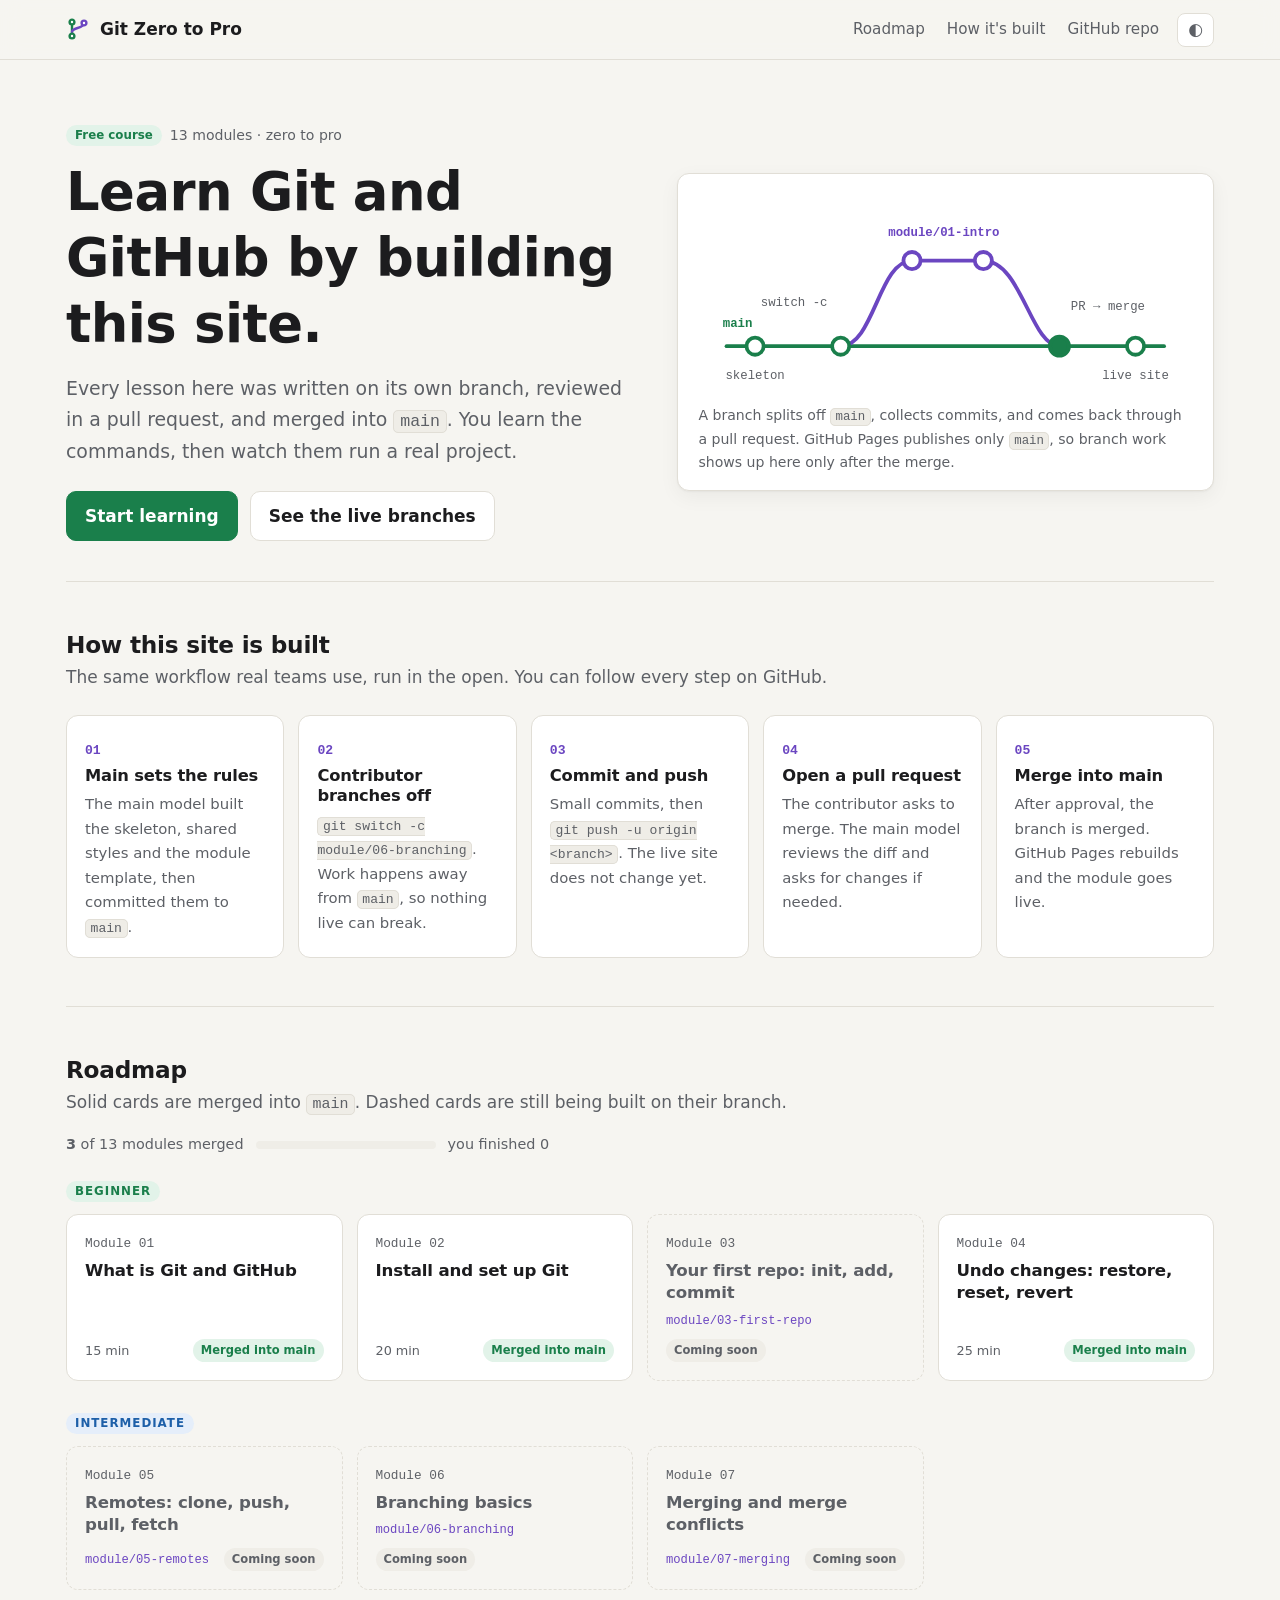
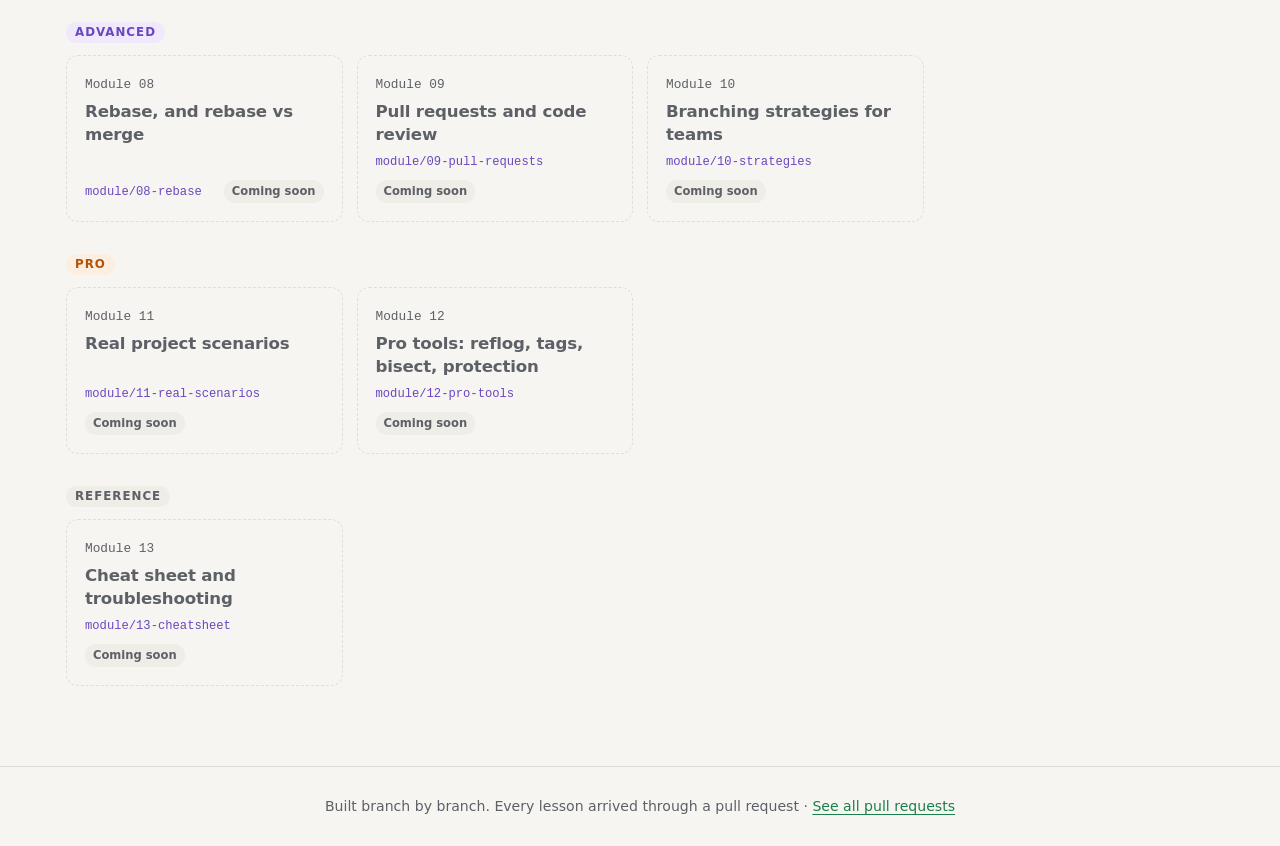
<file: index.html>
<!doctype html>
<html lang="en">
<head>
  <meta charset="utf-8">
  <meta name="viewport" content="width=device-width, initial-scale=1">
  <title>Git Zero to Pro</title>
  <meta name="description" content="Learn Git and GitHub from zero to real-team branching by building this very site with branches and pull requests.">
  <link rel="stylesheet" href="assets/css/style.css">
  <script>try{var t=localStorage.getItem("gzp-theme");if(t)document.documentElement.setAttribute("data-theme",t)}catch(e){}</script>
</head>
<!-- OWNER: main model. Contributors: do NOT edit this file. -->
<body data-root=".">
  <header class="site-header" id="site-header"></header>

  <main class="page">
    <section class="hero">
      <div>
        <p class="eyebrow"><span class="badge level-beginner">Free course</span> 13 modules · zero to pro</p>
        <h1>Learn Git and GitHub by building this site.</h1>
        <p class="lead">Every lesson here was written on its own branch, reviewed in a pull request, and merged into <code>main</code>. You learn the commands, then watch them run a real project.</p>
        <div class="hero-actions">
          <a class="btn btn-primary" href="#roadmap">Start learning</a>
          <a class="btn" data-repo-link data-repo-path="/branches" href="#" target="_blank" rel="noopener">See the live branches</a>
        </div>
      </div>

      <figure class="diagram-card">
        <svg class="flow" viewBox="0 0 520 210" role="img" aria-labelledby="flow-title">
          <title id="flow-title">A feature branch splits off main, gets two commits, then merges back into main through a pull request. Only main is published to the live site.</title>
          <path class="line-main" d="M30 160 H490"/>
          <path class="line-branch" d="M150 160 C185 160 190 70 225 70 H300 C340 70 350 160 380 160"/>
          <circle class="dot-main" cx="60" cy="160" r="9"/>
          <circle class="dot-main" cx="150" cy="160" r="9"/>
          <circle class="dot-branch" cx="225" cy="70" r="9"/>
          <circle class="dot-branch" cx="300" cy="70" r="9"/>
          <circle class="dot-merge" cx="380" cy="160" r="10"/>
          <circle class="dot-main" cx="460" cy="160" r="9"/>
          <text class="label-main" x="26" y="140">main</text>
          <text class="label-branch" x="200" y="44">module/01-intro</text>
          <text x="66" y="118">switch -c</text>
          <text x="392" y="122">PR → merge</text>
          <text x="60" y="194" text-anchor="middle">skeleton</text>
          <text x="460" y="194" text-anchor="middle">live site</text>
        </svg>
        <figcaption>A branch splits off <code>main</code>, collects commits, and comes back through a pull request. GitHub Pages publishes only <code>main</code>, so branch work shows up here only after the merge.</figcaption>
      </figure>
    </section>

    <section class="section" id="how">
      <div class="section-head">
        <div>
          <h2>How this site is built</h2>
          <p>The same workflow real teams use, run in the open. You can follow every step on GitHub.</p>
        </div>
      </div>
      <ol class="flow-steps">
        <li>
          <h3>Main sets the rules</h3>
          <p>The main model built the skeleton, shared styles and the module template, then committed them to <code>main</code>.</p>
        </li>
        <li>
          <h3>Contributor branches off</h3>
          <p><code>git switch -c module/06-branching</code>. Work happens away from <code>main</code>, so nothing live can break.</p>
        </li>
        <li>
          <h3>Commit and push</h3>
          <p>Small commits, then <code>git push -u origin &lt;branch&gt;</code>. The live site does not change yet.</p>
        </li>
        <li>
          <h3>Open a pull request</h3>
          <p>The contributor asks to merge. The main model reviews the diff and asks for changes if needed.</p>
        </li>
        <li>
          <h3>Merge into main</h3>
          <p>After approval, the branch is merged. GitHub Pages rebuilds and the module goes live.</p>
        </li>
      </ol>
    </section>

    <section class="section" id="roadmap">
      <div class="section-head">
        <div>
          <h2>Roadmap</h2>
          <p>Solid cards are merged into <code>main</code>. Dashed cards are still being built on their branch.</p>
        </div>
        <div class="progress" id="progress"></div>
      </div>
      <div id="roadmap-list"></div>
    </section>
  </main>

  <footer class="site-footer" id="site-footer"></footer>
  <script src="assets/js/main.js?v=2"></script>
</body>
</html>
</file>
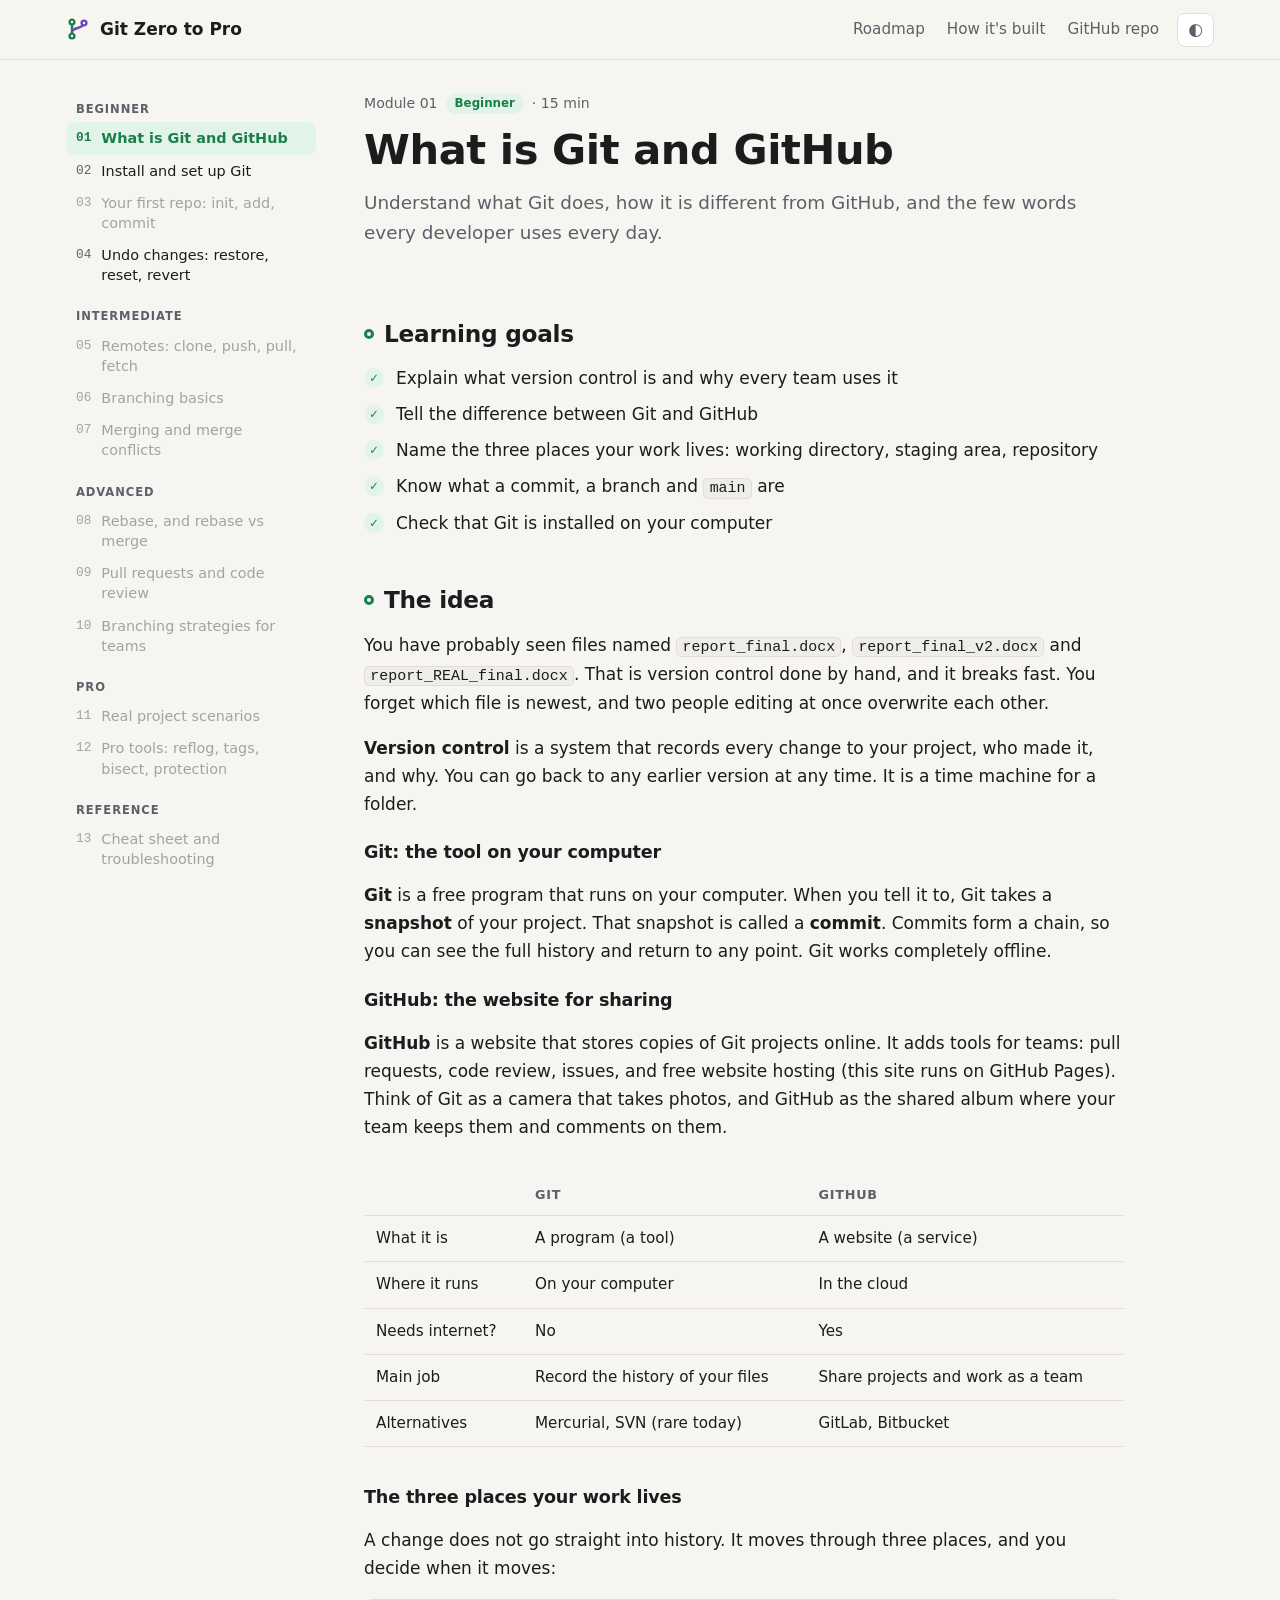
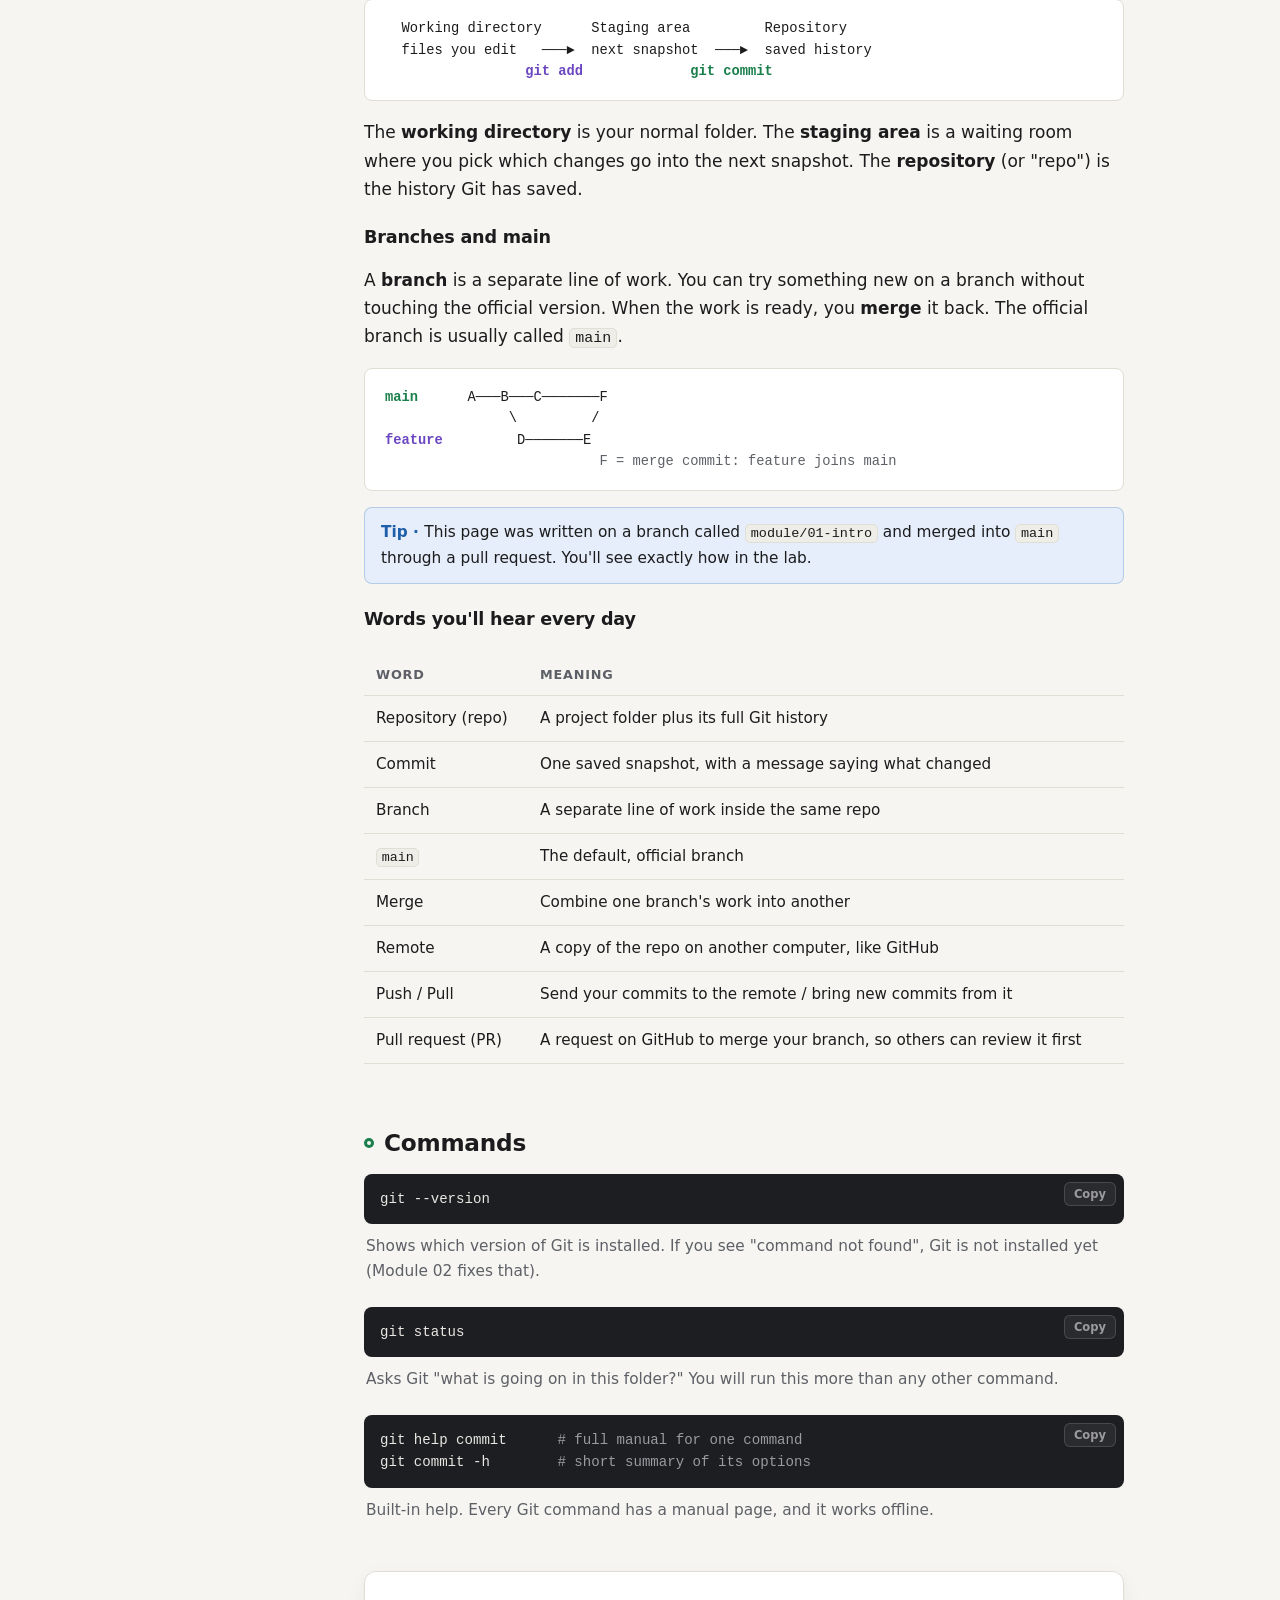
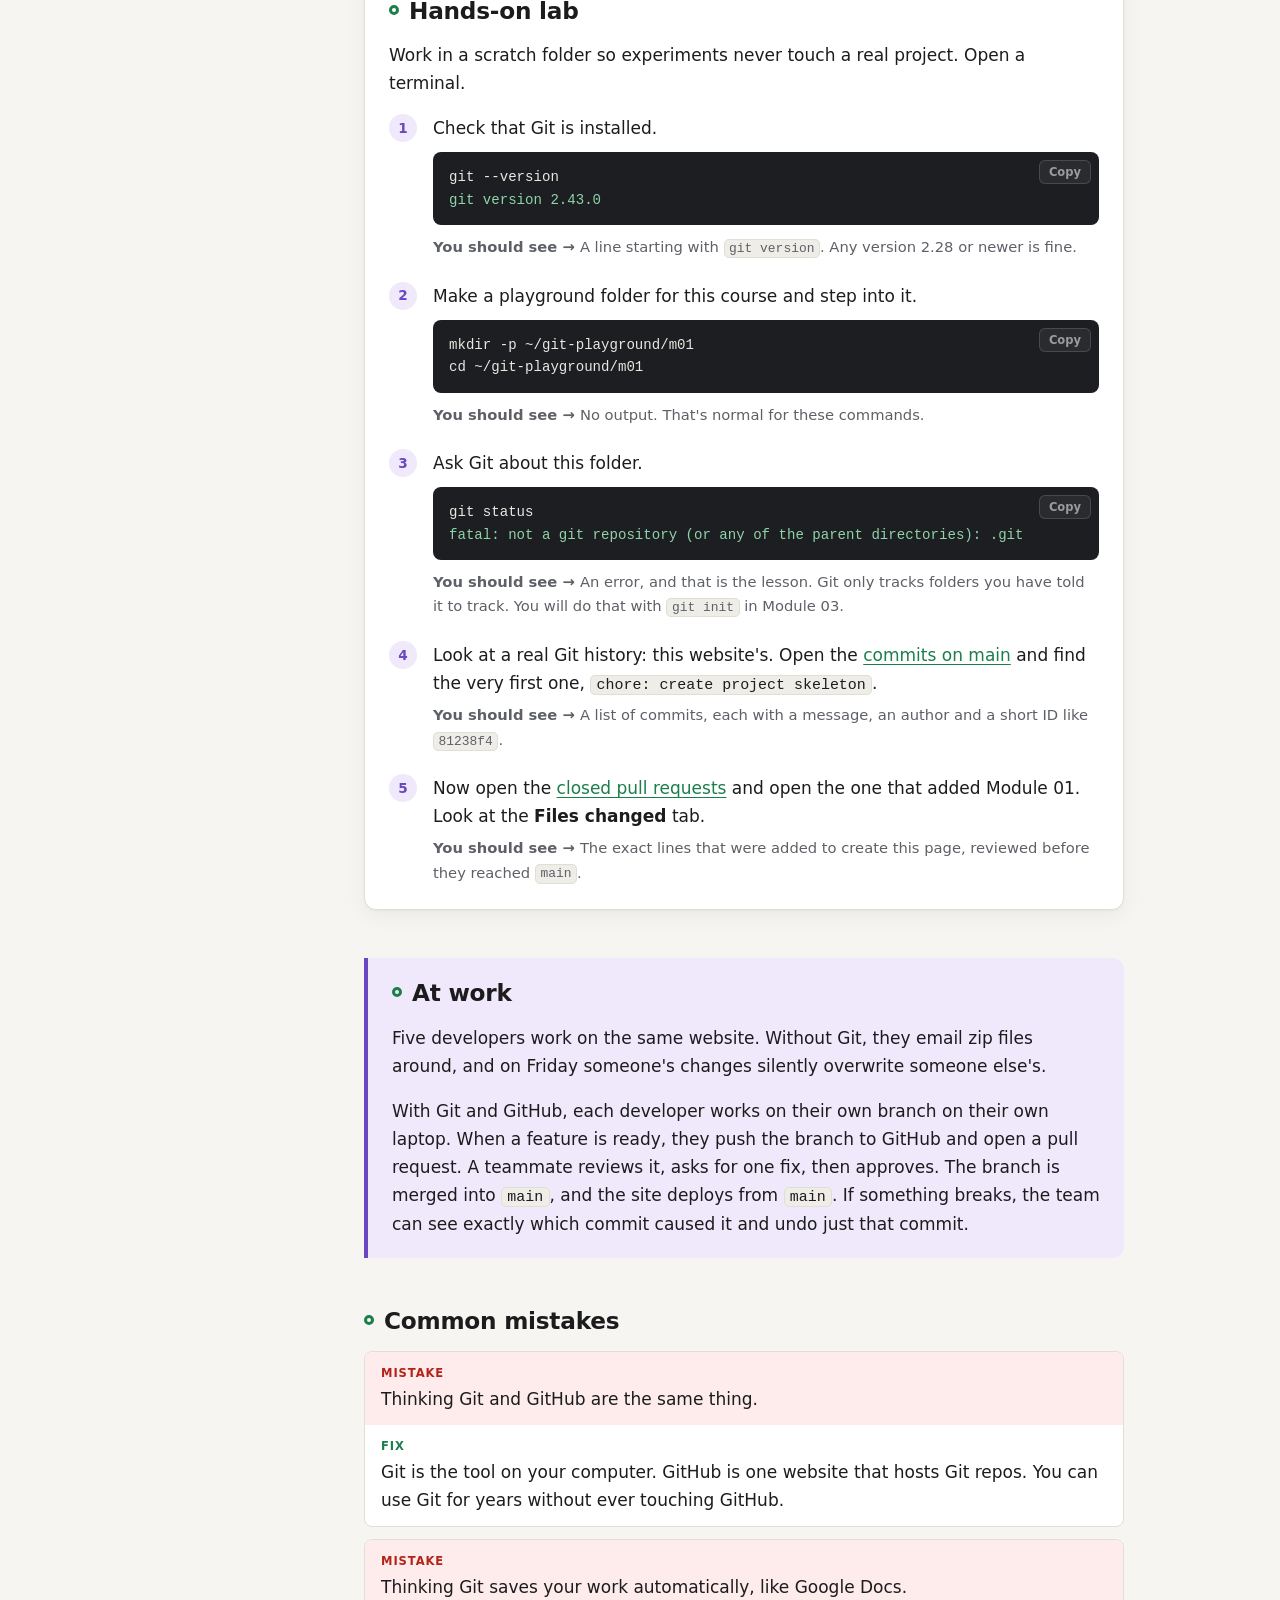
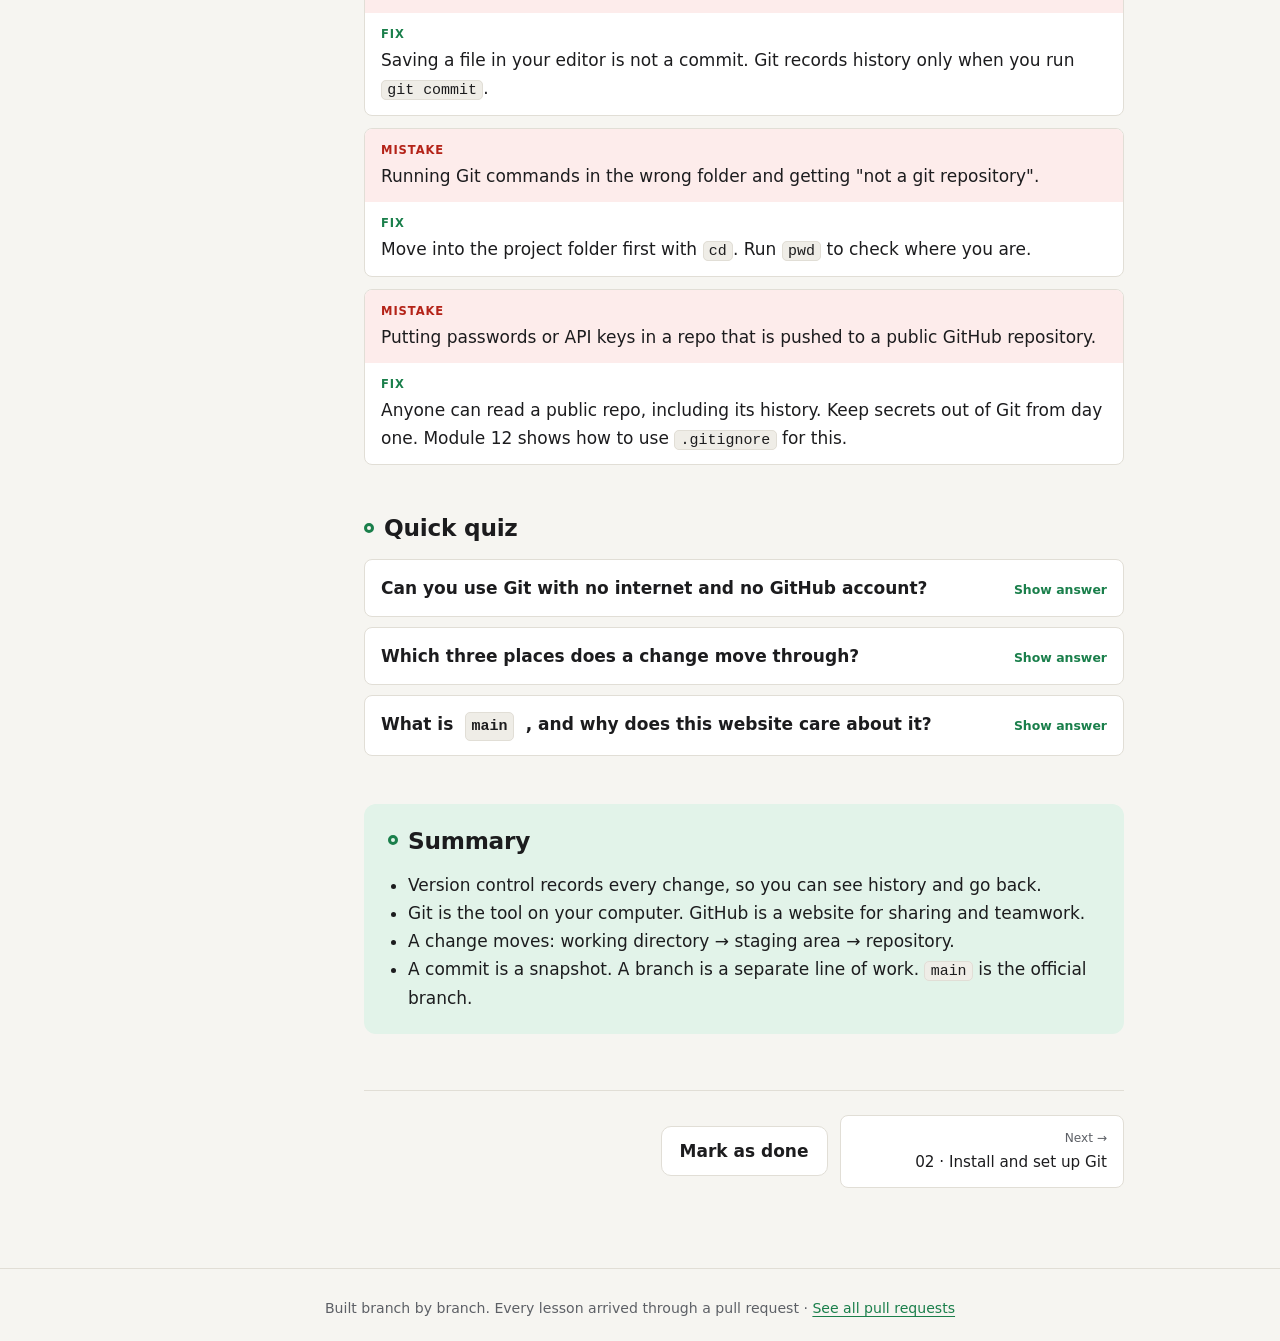
<file: modules/01-intro.html>
<!doctype html>
<html lang="en">
<head>
  <meta charset="utf-8">
  <meta name="viewport" content="width=device-width, initial-scale=1">
  <title>01 · What is Git and GitHub · Git Zero to Pro</title>
  <link rel="stylesheet" href="../assets/css/style.css">
  <script>try{var t=localStorage.getItem("gzp-theme");if(t)document.documentElement.setAttribute("data-theme",t)}catch(e){}</script>
</head>
<body data-root=".." data-module="01">
  <header class="site-header" id="site-header"></header>

  <div class="layout">
    <aside class="sidebar" id="sidebar"></aside>

    <main class="content">
      <header class="module-header">
        <p class="eyebrow" data-auto></p>
        <h1>What is Git and GitHub</h1>
        <p class="lead">Understand what Git does, how it is different from GitHub, and the few words every developer uses every day.</p>
      </header>

      <section class="goals" id="goals">
        <h2>Learning goals</h2>
        <ul>
          <li>Explain what version control is and why every team uses it</li>
          <li>Tell the difference between Git and GitHub</li>
          <li>Name the three places your work lives: working directory, staging area, repository</li>
          <li>Know what a commit, a branch and <code>main</code> are</li>
          <li>Check that Git is installed on your computer</li>
        </ul>
      </section>

      <section class="concept" id="concept">
        <h2>The idea</h2>
        <p>You have probably seen files named <code>report_final.docx</code>, <code>report_final_v2.docx</code> and <code>report_REAL_final.docx</code>. That is version control done by hand, and it breaks fast. You forget which file is newest, and two people editing at once overwrite each other.</p>
        <p><strong>Version control</strong> is a system that records every change to your project, who made it, and why. You can go back to any earlier version at any time. It is a time machine for a folder.</p>

        <h3>Git: the tool on your computer</h3>
        <p><strong>Git</strong> is a free program that runs on your computer. When you tell it to, Git takes a <strong>snapshot</strong> of your project. That snapshot is called a <strong>commit</strong>. Commits form a chain, so you can see the full history and return to any point. Git works completely offline.</p>

        <h3>GitHub: the website for sharing</h3>
        <p><strong>GitHub</strong> is a website that stores copies of Git projects online. It adds tools for teams: pull requests, code review, issues, and free website hosting (this site runs on GitHub Pages). Think of Git as a camera that takes photos, and GitHub as the shared album where your team keeps them and comments on them.</p>

        <div class="table-wrap">
          <table>
            <thead><tr><th></th><th>Git</th><th>GitHub</th></tr></thead>
            <tbody>
              <tr><td>What it is</td><td>A program (a tool)</td><td>A website (a service)</td></tr>
              <tr><td>Where it runs</td><td>On your computer</td><td>In the cloud</td></tr>
              <tr><td>Needs internet?</td><td>No</td><td>Yes</td></tr>
              <tr><td>Main job</td><td>Record the history of your files</td><td>Share projects and work as a team</td></tr>
              <tr><td>Alternatives</td><td>Mercurial, SVN (rare today)</td><td>GitLab, Bitbucket</td></tr>
            </tbody>
          </table>
        </div>

        <h3>The three places your work lives</h3>
        <p>A change does not go straight into history. It moves through three places, and you decide when it moves:</p>
<pre class="graph">
  Working directory      Staging area         Repository
  files you edit   ───►  next snapshot  ───►  saved history
                 <span class="b">git add</span>             <span class="m">git commit</span>
</pre>
        <p>The <strong>working directory</strong> is your normal folder. The <strong>staging area</strong> is a waiting room where you pick which changes go into the next snapshot. The <strong>repository</strong> (or "repo") is the history Git has saved.</p>

        <h3>Branches and main</h3>
        <p>A <strong>branch</strong> is a separate line of work. You can try something new on a branch without touching the official version. When the work is ready, you <strong>merge</strong> it back. The official branch is usually called <code>main</code>.</p>
<pre class="graph">
<span class="m">main</span>      A───B───C───────F
               \         /
<span class="b">feature</span>         D───────E
<span class="d">                          F = merge commit: feature joins main</span>
</pre>
        <p class="tip">This page was written on a branch called <code>module/01-intro</code> and merged into <code>main</code> through a pull request. You'll see exactly how in the lab.</p>

        <h3>Words you'll hear every day</h3>
        <div class="table-wrap">
          <table>
            <thead><tr><th>Word</th><th>Meaning</th></tr></thead>
            <tbody>
              <tr><td>Repository (repo)</td><td>A project folder plus its full Git history</td></tr>
              <tr><td>Commit</td><td>One saved snapshot, with a message saying what changed</td></tr>
              <tr><td>Branch</td><td>A separate line of work inside the same repo</td></tr>
              <tr><td><code>main</code></td><td>The default, official branch</td></tr>
              <tr><td>Merge</td><td>Combine one branch's work into another</td></tr>
              <tr><td>Remote</td><td>A copy of the repo on another computer, like GitHub</td></tr>
              <tr><td>Push / Pull</td><td>Send your commits to the remote / bring new commits from it</td></tr>
              <tr><td>Pull request (PR)</td><td>A request on GitHub to merge your branch, so others can review it first</td></tr>
            </tbody>
          </table>
        </div>
      </section>

      <section class="commands" id="commands">
        <h2>Commands</h2>
        <div class="cmd-item">
<pre class="cmd"><code>git --version</code></pre>
          <p>Shows which version of Git is installed. If you see "command not found", Git is not installed yet (Module 02 fixes that).</p>
        </div>
        <div class="cmd-item">
<pre class="cmd"><code>git status</code></pre>
          <p>Asks Git "what is going on in this folder?" You will run this more than any other command.</p>
        </div>
        <div class="cmd-item">
<pre class="cmd"><code>git help commit      <span class="c"># full manual for one command</span>
git commit -h        <span class="c"># short summary of its options</span></code></pre>
          <p>Built-in help. Every Git command has a manual page, and it works offline.</p>
        </div>
      </section>

      <section class="lab" id="lab">
        <h2>Hands-on lab</h2>
        <p>Work in a scratch folder so experiments never touch a real project. Open a terminal.</p>
        <ol class="steps">
          <li>
            Check that Git is installed.
<pre class="cmd"><code>git --version
<span class="o">git version 2.43.0</span></code></pre>
            <p class="expect">A line starting with <code>git version</code>. Any version 2.28 or newer is fine.</p>
          </li>
          <li>
            Make a playground folder for this course and step into it.
<pre class="cmd"><code>mkdir -p ~/git-playground/m01
cd ~/git-playground/m01</code></pre>
            <p class="expect">No output. That's normal for these commands.</p>
          </li>
          <li>
            Ask Git about this folder.
<pre class="cmd"><code>git status
<span class="o">fatal: not a git repository (or any of the parent directories): .git</span></code></pre>
            <p class="expect">An error, and that is the lesson. Git only tracks folders you have told it to track. You will do that with <code>git init</code> in Module 03.</p>
          </li>
          <li>
            Look at a real Git history: this website's. Open the <a data-repo-link data-repo-path="/commits/main" href="#" target="_blank" rel="noopener">commits on main</a> and find the very first one, <code>chore: create project skeleton</code>.
            <p class="expect">A list of commits, each with a message, an author and a short ID like <code>81238f4</code>.</p>
          </li>
          <li>
            Now open the <a data-repo-link data-repo-path="/pulls?q=is%3Apr+is%3Aclosed" href="#" target="_blank" rel="noopener">closed pull requests</a> and open the one that added Module 01. Look at the <strong>Files changed</strong> tab.
            <p class="expect">The exact lines that were added to create this page, reviewed before they reached <code>main</code>.</p>
          </li>
        </ol>
      </section>

      <section class="scenario" id="scenario">
        <h2>At work</h2>
        <p>Five developers work on the same website. Without Git, they email zip files around, and on Friday someone's changes silently overwrite someone else's.</p>
        <p>With Git and GitHub, each developer works on their own branch on their own laptop. When a feature is ready, they push the branch to GitHub and open a pull request. A teammate reviews it, asks for one fix, then approves. The branch is merged into <code>main</code>, and the site deploys from <code>main</code>. If something breaks, the team can see exactly which commit caused it and undo just that commit.</p>
      </section>

      <section class="mistakes" id="mistakes">
        <h2>Common mistakes</h2>
        <div class="mistake">
          <p class="bad">Thinking Git and GitHub are the same thing.</p>
          <p class="fix">Git is the tool on your computer. GitHub is one website that hosts Git repos. You can use Git for years without ever touching GitHub.</p>
        </div>
        <div class="mistake">
          <p class="bad">Thinking Git saves your work automatically, like Google Docs.</p>
          <p class="fix">Saving a file in your editor is not a commit. Git records history only when you run <code>git commit</code>.</p>
        </div>
        <div class="mistake">
          <p class="bad">Running Git commands in the wrong folder and getting "not a git repository".</p>
          <p class="fix">Move into the project folder first with <code>cd</code>. Run <code>pwd</code> to check where you are.</p>
        </div>
        <div class="mistake">
          <p class="bad">Putting passwords or API keys in a repo that is pushed to a public GitHub repository.</p>
          <p class="fix">Anyone can read a public repo, including its history. Keep secrets out of Git from day one. Module 12 shows how to use <code>.gitignore</code> for this.</p>
        </div>
      </section>

      <section class="quiz" id="quiz">
        <h2>Quick quiz</h2>
        <details>
          <summary>Can you use Git with no internet and no GitHub account?</summary>
          <p>Yes. Git runs entirely on your computer. You only need GitHub (or another host) to share your work with others.</p>
        </details>
        <details>
          <summary>Which three places does a change move through?</summary>
          <p>Working directory → staging area (with <code>git add</code>) → repository (with <code>git commit</code>).</p>
        </details>
        <details>
          <summary>What is <code>main</code>, and why does this website care about it?</summary>
          <p><code>main</code> is the default, official branch. This site is published from <code>main</code> only, so a lesson appears online only after its branch is merged into <code>main</code>.</p>
        </details>
      </section>

      <section class="summary" id="summary">
        <h2>Summary</h2>
        <ul>
          <li>Version control records every change, so you can see history and go back.</li>
          <li>Git is the tool on your computer. GitHub is a website for sharing and teamwork.</li>
          <li>A change moves: working directory → staging area → repository.</li>
          <li>A commit is a snapshot. A branch is a separate line of work. <code>main</code> is the official branch.</li>
        </ul>
      </section>

      <nav class="module-nav" id="module-nav" aria-label="Module navigation"></nav>
    </main>
  </div>

  <footer class="site-footer" id="site-footer"></footer>
  <script src="../assets/js/main.js?v=2"></script>
</body>
</html>
</file>
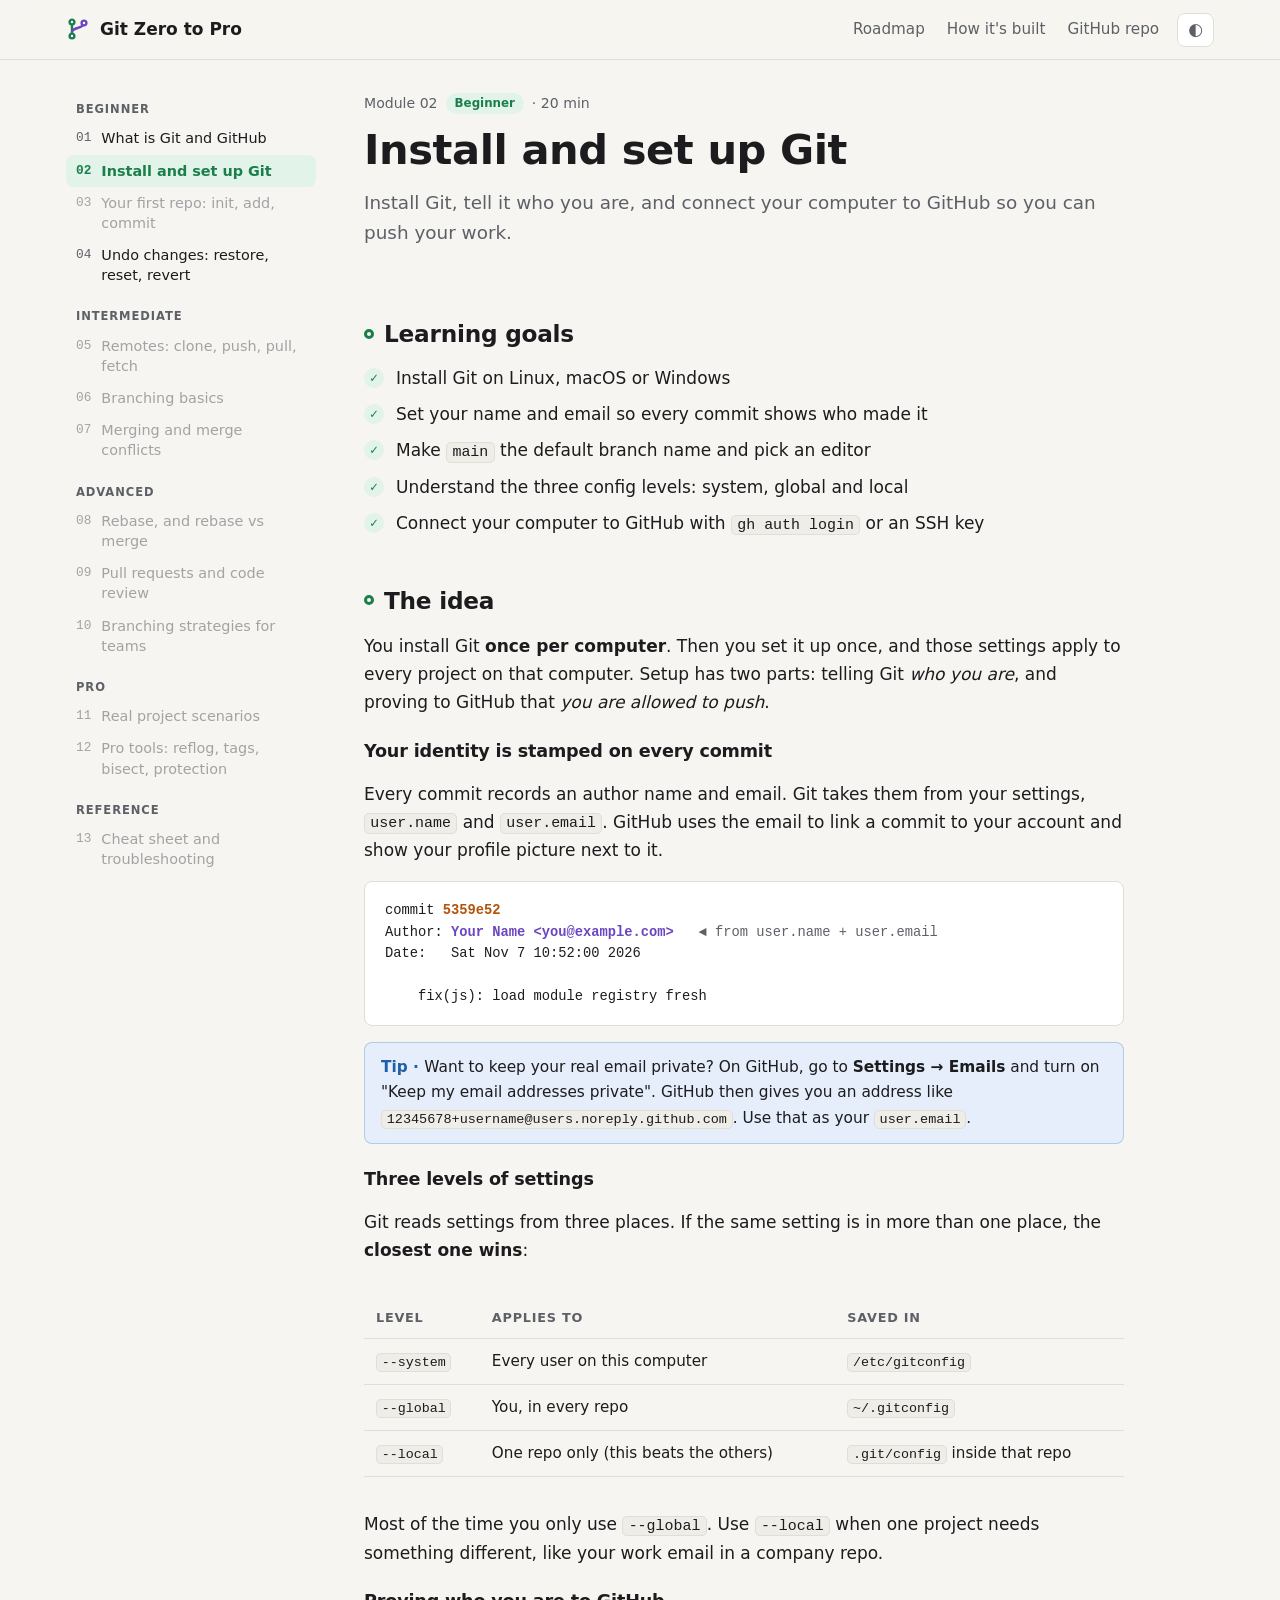
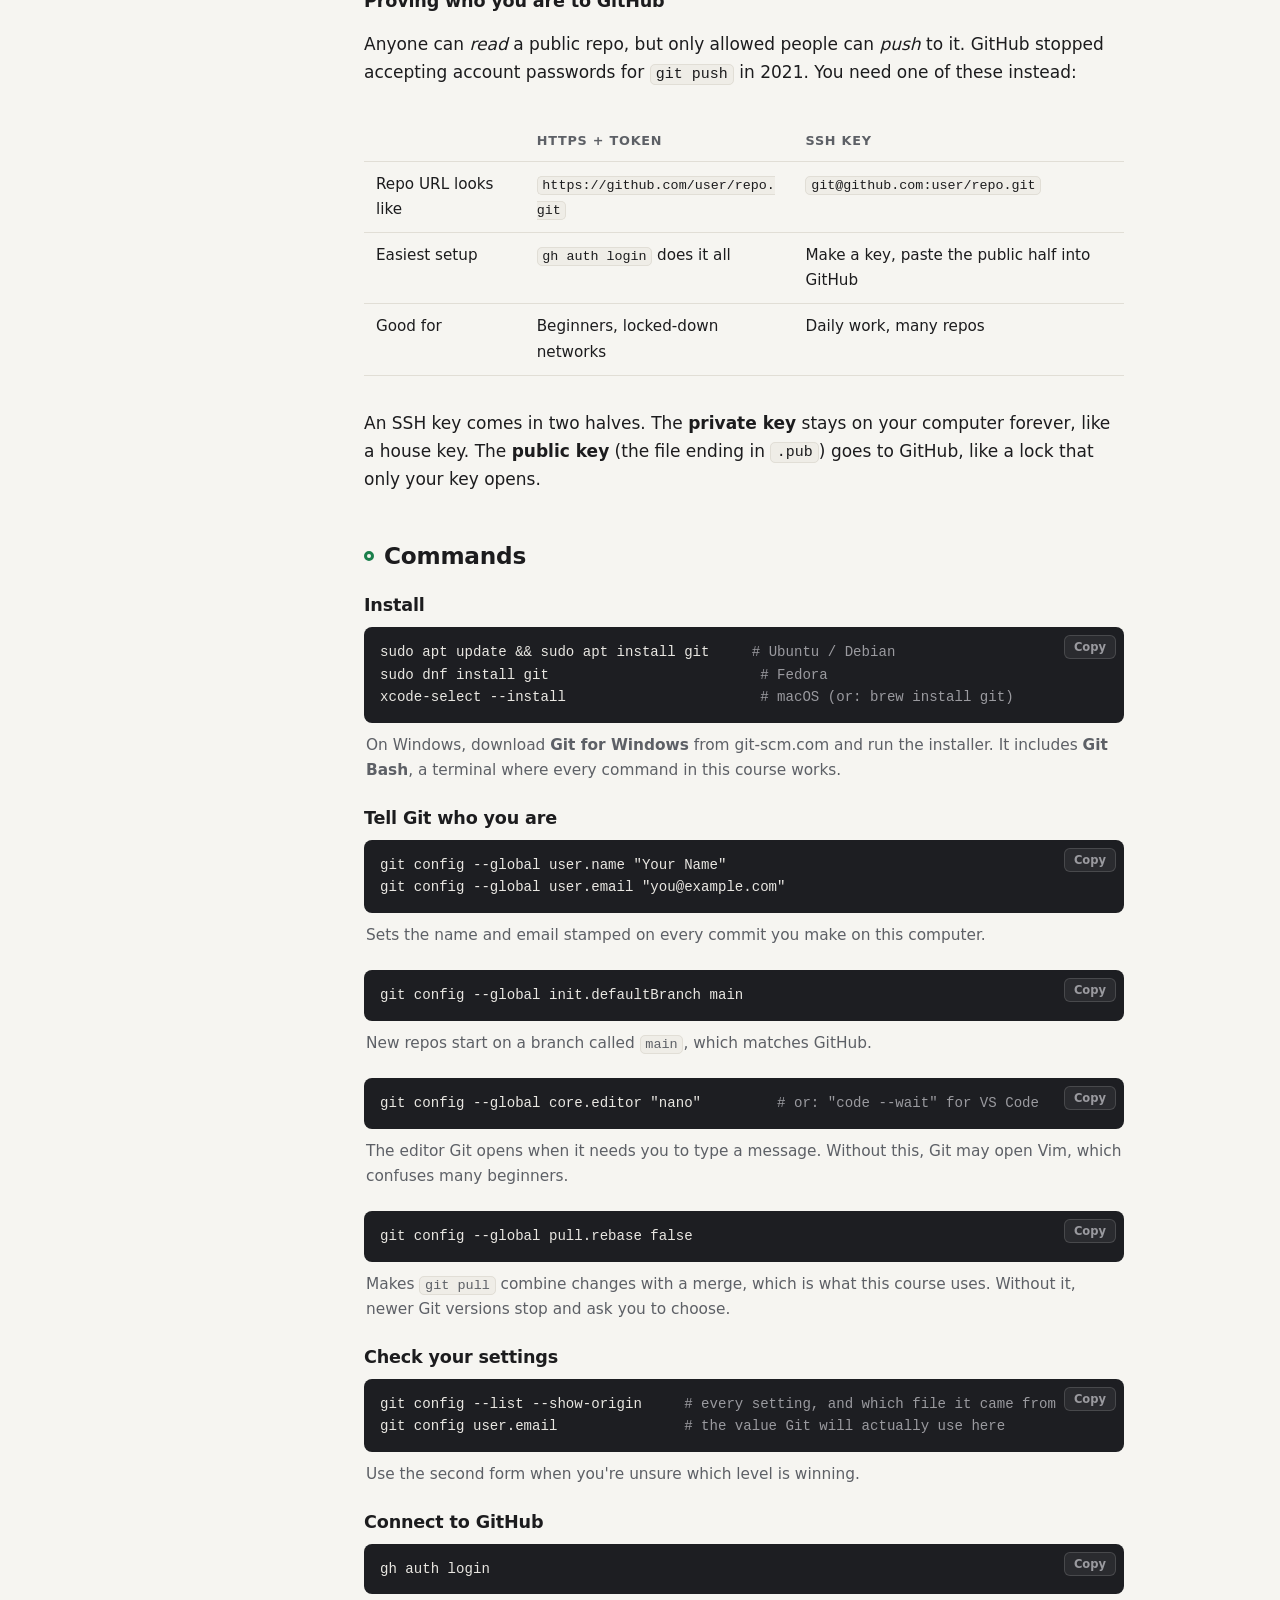
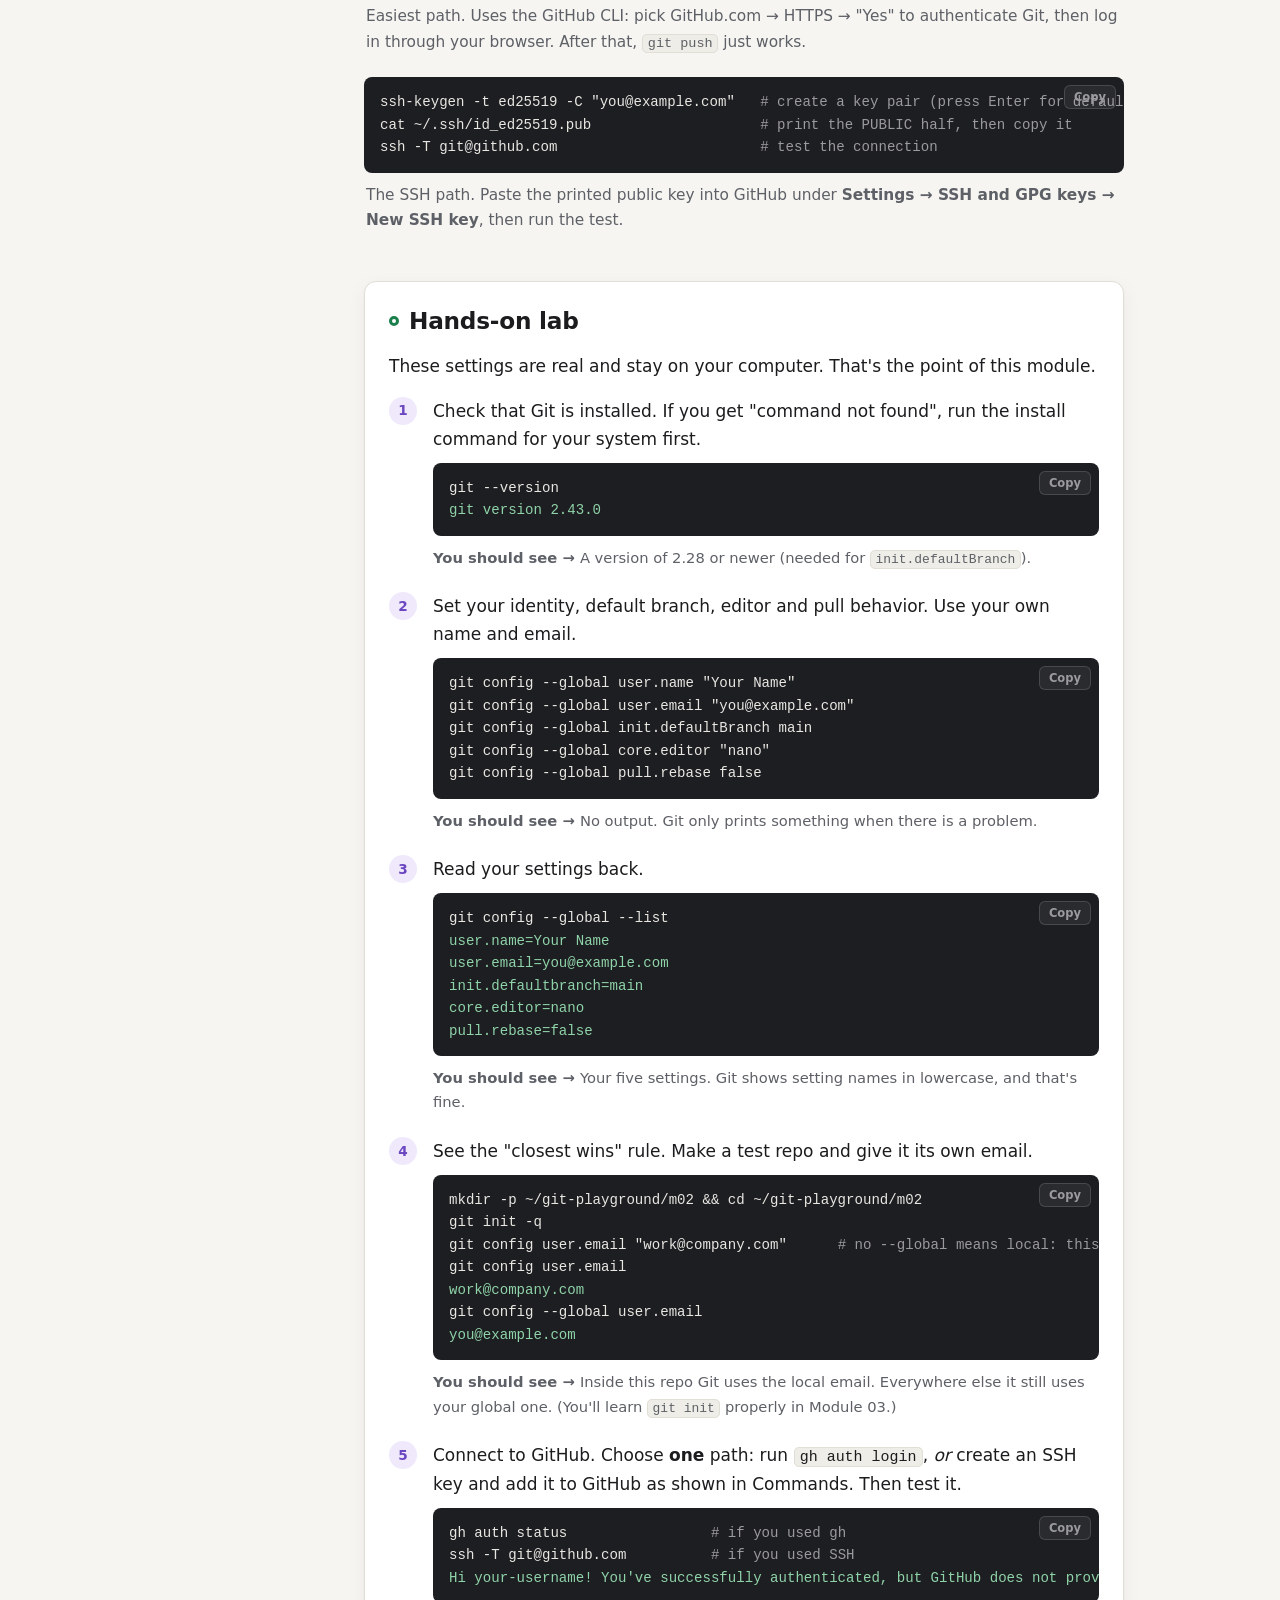
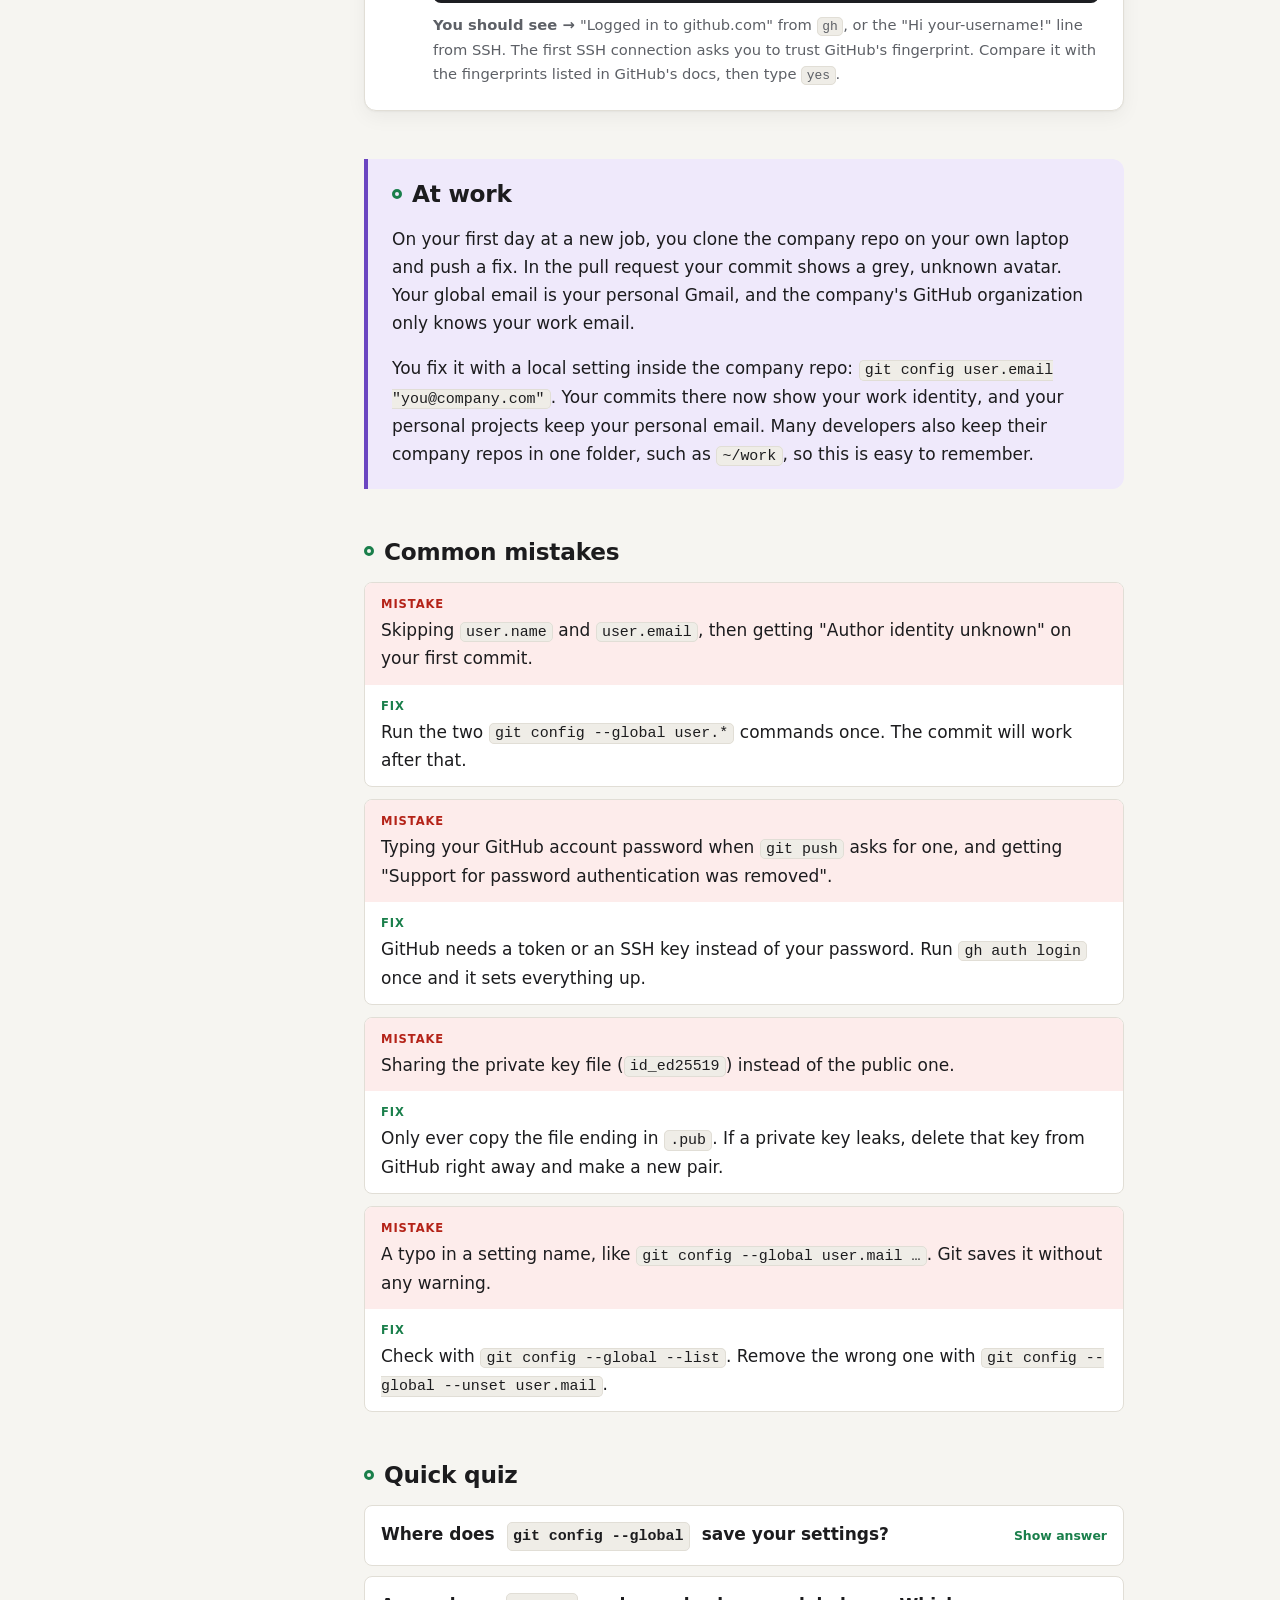
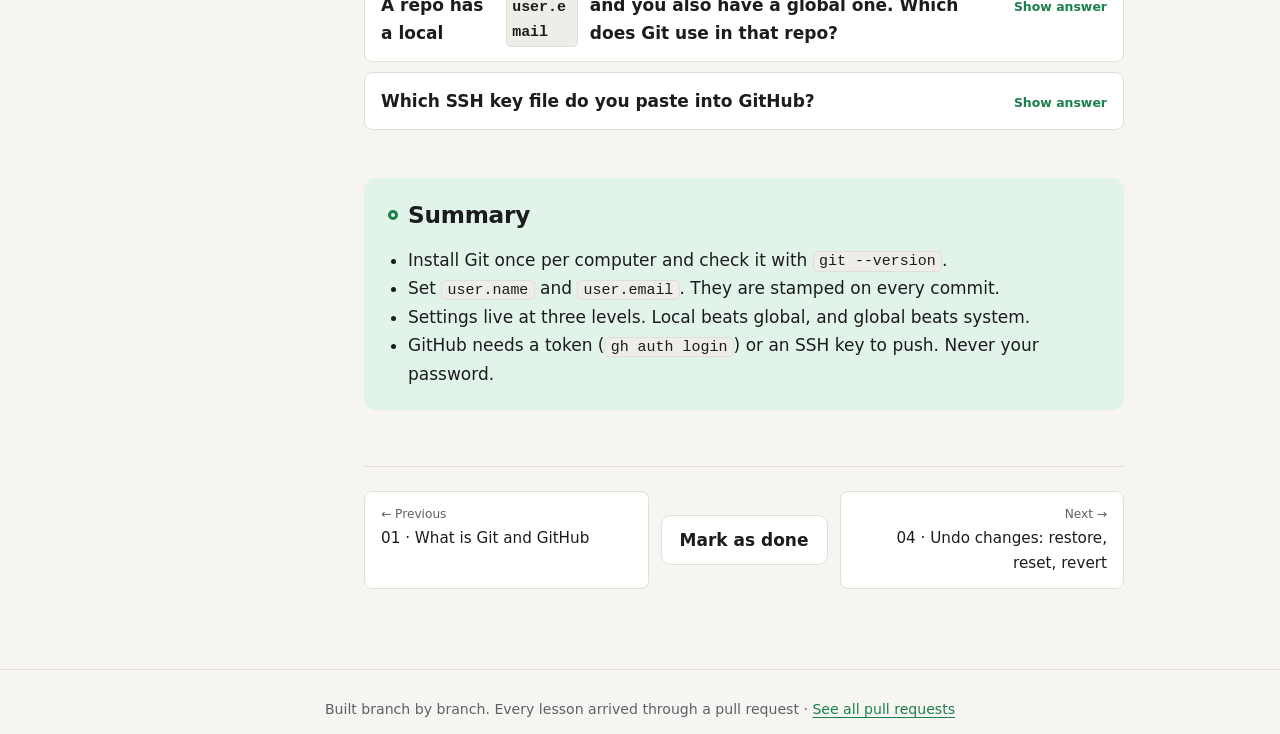
<file: modules/02-setup.html>
<!doctype html>
<html lang="en">
<head>
  <meta charset="utf-8">
  <meta name="viewport" content="width=device-width, initial-scale=1">
  <title>02 · Install and set up Git · Git Zero to Pro</title>
  <link rel="stylesheet" href="../assets/css/style.css">
  <script>try{var t=localStorage.getItem("gzp-theme");if(t)document.documentElement.setAttribute("data-theme",t)}catch(e){}</script>
</head>
<body data-root=".." data-module="02">
  <header class="site-header" id="site-header"></header>

  <div class="layout">
    <aside class="sidebar" id="sidebar"></aside>

    <main class="content">
      <header class="module-header">
        <p class="eyebrow" data-auto></p>
        <h1>Install and set up Git</h1>
        <p class="lead">Install Git, tell it who you are, and connect your computer to GitHub so you can push your work.</p>
      </header>

      <section class="goals" id="goals">
        <h2>Learning goals</h2>
        <ul>
          <li>Install Git on Linux, macOS or Windows</li>
          <li>Set your name and email so every commit shows who made it</li>
          <li>Make <code>main</code> the default branch name and pick an editor</li>
          <li>Understand the three config levels: system, global and local</li>
          <li>Connect your computer to GitHub with <code>gh auth login</code> or an SSH key</li>
        </ul>
      </section>

      <section class="concept" id="concept">
        <h2>The idea</h2>
        <p>You install Git <strong>once per computer</strong>. Then you set it up once, and those settings apply to every project on that computer. Setup has two parts: telling Git <em>who you are</em>, and proving to GitHub that <em>you are allowed to push</em>.</p>

        <h3>Your identity is stamped on every commit</h3>
        <p>Every commit records an author name and email. Git takes them from your settings, <code>user.name</code> and <code>user.email</code>. GitHub uses the email to link a commit to your account and show your profile picture next to it.</p>
<pre class="graph">
commit <span class="h">5359e52</span>
Author: <span class="b">Your Name &lt;you@example.com&gt;</span>   <span class="d">◄ from user.name + user.email</span>
Date:   Sat Nov 7 10:52:00 2026

    fix(js): load module registry fresh
</pre>
        <p class="tip">Want to keep your real email private? On GitHub, go to <strong>Settings → Emails</strong> and turn on "Keep my email addresses private". GitHub then gives you an address like <code>12345678+username@users.noreply.github.com</code>. Use that as your <code>user.email</code>.</p>

        <h3>Three levels of settings</h3>
        <p>Git reads settings from three places. If the same setting is in more than one place, the <strong>closest one wins</strong>:</p>
        <div class="table-wrap">
          <table>
            <thead><tr><th>Level</th><th>Applies to</th><th>Saved in</th></tr></thead>
            <tbody>
              <tr><td><code>--system</code></td><td>Every user on this computer</td><td><code>/etc/gitconfig</code></td></tr>
              <tr><td><code>--global</code></td><td>You, in every repo</td><td><code>~/.gitconfig</code></td></tr>
              <tr><td><code>--local</code></td><td>One repo only (this beats the others)</td><td><code>.git/config</code> inside that repo</td></tr>
            </tbody>
          </table>
        </div>
        <p>Most of the time you only use <code>--global</code>. Use <code>--local</code> when one project needs something different, like your work email in a company repo.</p>

        <h3>Proving who you are to GitHub</h3>
        <p>Anyone can <em>read</em> a public repo, but only allowed people can <em>push</em> to it. GitHub stopped accepting account passwords for <code>git push</code> in 2021. You need one of these instead:</p>
        <div class="table-wrap">
          <table>
            <thead><tr><th></th><th>HTTPS + token</th><th>SSH key</th></tr></thead>
            <tbody>
              <tr><td>Repo URL looks like</td><td><code>https://github.com/user/repo.git</code></td><td><code>git@github.com:user/repo.git</code></td></tr>
              <tr><td>Easiest setup</td><td><code>gh auth login</code> does it all</td><td>Make a key, paste the public half into GitHub</td></tr>
              <tr><td>Good for</td><td>Beginners, locked-down networks</td><td>Daily work, many repos</td></tr>
            </tbody>
          </table>
        </div>
        <p>An SSH key comes in two halves. The <strong>private key</strong> stays on your computer forever, like a house key. The <strong>public key</strong> (the file ending in <code>.pub</code>) goes to GitHub, like a lock that only your key opens.</p>
      </section>

      <section class="commands" id="commands">
        <h2>Commands</h2>

        <h3>Install</h3>
        <div class="cmd-item">
<pre class="cmd"><code>sudo apt update &amp;&amp; sudo apt install git     <span class="c"># Ubuntu / Debian</span>
sudo dnf install git                         <span class="c"># Fedora</span>
xcode-select --install                       <span class="c"># macOS (or: brew install git)</span></code></pre>
          <p>On Windows, download <strong>Git for Windows</strong> from git-scm.com and run the installer. It includes <strong>Git Bash</strong>, a terminal where every command in this course works.</p>
        </div>

        <h3>Tell Git who you are</h3>
        <div class="cmd-item">
<pre class="cmd"><code>git config --global user.name "Your Name"
git config --global user.email "you@example.com"</code></pre>
          <p>Sets the name and email stamped on every commit you make on this computer.</p>
        </div>
        <div class="cmd-item">
<pre class="cmd"><code>git config --global init.defaultBranch main</code></pre>
          <p>New repos start on a branch called <code>main</code>, which matches GitHub.</p>
        </div>
        <div class="cmd-item">
<pre class="cmd"><code>git config --global core.editor "nano"         <span class="c"># or: "code --wait" for VS Code</span></code></pre>
          <p>The editor Git opens when it needs you to type a message. Without this, Git may open Vim, which confuses many beginners.</p>
        </div>
        <div class="cmd-item">
<pre class="cmd"><code>git config --global pull.rebase false</code></pre>
          <p>Makes <code>git pull</code> combine changes with a merge, which is what this course uses. Without it, newer Git versions stop and ask you to choose.</p>
        </div>

        <h3>Check your settings</h3>
        <div class="cmd-item">
<pre class="cmd"><code>git config --list --show-origin     <span class="c"># every setting, and which file it came from</span>
git config user.email               <span class="c"># the value Git will actually use here</span></code></pre>
          <p>Use the second form when you're unsure which level is winning.</p>
        </div>

        <h3>Connect to GitHub</h3>
        <div class="cmd-item">
<pre class="cmd"><code>gh auth login</code></pre>
          <p>Easiest path. Uses the GitHub CLI: pick GitHub.com → HTTPS → "Yes" to authenticate Git, then log in through your browser. After that, <code>git push</code> just works.</p>
        </div>
        <div class="cmd-item">
<pre class="cmd"><code>ssh-keygen -t ed25519 -C "you@example.com"   <span class="c"># create a key pair (press Enter for defaults)</span>
cat ~/.ssh/id_ed25519.pub                    <span class="c"># print the PUBLIC half, then copy it</span>
ssh -T git@github.com                        <span class="c"># test the connection</span></code></pre>
          <p>The SSH path. Paste the printed public key into GitHub under <strong>Settings → SSH and GPG keys → New SSH key</strong>, then run the test.</p>
        </div>
      </section>

      <section class="lab" id="lab">
        <h2>Hands-on lab</h2>
        <p>These settings are real and stay on your computer. That's the point of this module.</p>
        <ol class="steps">
          <li>
            Check that Git is installed. If you get "command not found", run the install command for your system first.
<pre class="cmd"><code>git --version
<span class="o">git version 2.43.0</span></code></pre>
            <p class="expect">A version of 2.28 or newer (needed for <code>init.defaultBranch</code>).</p>
          </li>
          <li>
            Set your identity, default branch, editor and pull behavior. Use your own name and email.
<pre class="cmd"><code>git config --global user.name "Your Name"
git config --global user.email "you@example.com"
git config --global init.defaultBranch main
git config --global core.editor "nano"
git config --global pull.rebase false</code></pre>
            <p class="expect">No output. Git only prints something when there is a problem.</p>
          </li>
          <li>
            Read your settings back.
<pre class="cmd"><code>git config --global --list
<span class="o">user.name=Your Name</span>
<span class="o">user.email=you@example.com</span>
<span class="o">init.defaultbranch=main</span>
<span class="o">core.editor=nano</span>
<span class="o">pull.rebase=false</span></code></pre>
            <p class="expect">Your five settings. Git shows setting names in lowercase, and that's fine.</p>
          </li>
          <li>
            See the "closest wins" rule. Make a test repo and give it its own email.
<pre class="cmd"><code>mkdir -p ~/git-playground/m02 &amp;&amp; cd ~/git-playground/m02
git init -q
git config user.email "work@company.com"      <span class="c"># no --global means local: this repo only</span>
git config user.email
<span class="o">work@company.com</span>
git config --global user.email
<span class="o">you@example.com</span></code></pre>
            <p class="expect">Inside this repo Git uses the local email. Everywhere else it still uses your global one. (You'll learn <code>git init</code> properly in Module 03.)</p>
          </li>
          <li>
            Connect to GitHub. Choose <strong>one</strong> path: run <code>gh auth login</code>, <em>or</em> create an SSH key and add it to GitHub as shown in Commands. Then test it.
<pre class="cmd"><code>gh auth status                 <span class="c"># if you used gh</span>
ssh -T git@github.com          <span class="c"># if you used SSH</span>
<span class="o">Hi your-username! You've successfully authenticated, but GitHub does not provide shell access.</span></code></pre>
            <p class="expect">"Logged in to github.com" from <code>gh</code>, or the "Hi your-username!" line from SSH. The first SSH connection asks you to trust GitHub's fingerprint. Compare it with the fingerprints listed in GitHub's docs, then type <code>yes</code>.</p>
          </li>
        </ol>
      </section>

      <section class="scenario" id="scenario">
        <h2>At work</h2>
        <p>On your first day at a new job, you clone the company repo on your own laptop and push a fix. In the pull request your commit shows a grey, unknown avatar. Your global email is your personal Gmail, and the company's GitHub organization only knows your work email.</p>
        <p>You fix it with a local setting inside the company repo: <code>git config user.email "you@company.com"</code>. Your commits there now show your work identity, and your personal projects keep your personal email. Many developers also keep their company repos in one folder, such as <code>~/work</code>, so this is easy to remember.</p>
      </section>

      <section class="mistakes" id="mistakes">
        <h2>Common mistakes</h2>
        <div class="mistake">
          <p class="bad">Skipping <code>user.name</code> and <code>user.email</code>, then getting "Author identity unknown" on your first commit.</p>
          <p class="fix">Run the two <code>git config --global user.*</code> commands once. The commit will work after that.</p>
        </div>
        <div class="mistake">
          <p class="bad">Typing your GitHub account password when <code>git push</code> asks for one, and getting "Support for password authentication was removed".</p>
          <p class="fix">GitHub needs a token or an SSH key instead of your password. Run <code>gh auth login</code> once and it sets everything up.</p>
        </div>
        <div class="mistake">
          <p class="bad">Sharing the private key file (<code>id_ed25519</code>) instead of the public one.</p>
          <p class="fix">Only ever copy the file ending in <code>.pub</code>. If a private key leaks, delete that key from GitHub right away and make a new pair.</p>
        </div>
        <div class="mistake">
          <p class="bad">A typo in a setting name, like <code>git config --global user.mail …</code>. Git saves it without any warning.</p>
          <p class="fix">Check with <code>git config --global --list</code>. Remove the wrong one with <code>git config --global --unset user.mail</code>.</p>
        </div>
      </section>

      <section class="quiz" id="quiz">
        <h2>Quick quiz</h2>
        <details>
          <summary>Where does <code>git config --global</code> save your settings?</summary>
          <p>In <code>~/.gitconfig</code>, a file in your home folder. Every repo you work on reads it.</p>
        </details>
        <details>
          <summary>A repo has a local <code>user.email</code> and you also have a global one. Which does Git use in that repo?</summary>
          <p>The local one. The closest level wins: local beats global, and global beats system.</p>
        </details>
        <details>
          <summary>Which SSH key file do you paste into GitHub?</summary>
          <p>The public key, the file ending in <code>.pub</code> (for example <code>~/.ssh/id_ed25519.pub</code>). The private key never leaves your computer.</p>
        </details>
      </section>

      <section class="summary" id="summary">
        <h2>Summary</h2>
        <ul>
          <li>Install Git once per computer and check it with <code>git --version</code>.</li>
          <li>Set <code>user.name</code> and <code>user.email</code>. They are stamped on every commit.</li>
          <li>Settings live at three levels. Local beats global, and global beats system.</li>
          <li>GitHub needs a token (<code>gh auth login</code>) or an SSH key to push. Never your password.</li>
        </ul>
      </section>

      <nav class="module-nav" id="module-nav" aria-label="Module navigation"></nav>
    </main>
  </div>

  <footer class="site-footer" id="site-footer"></footer>
  <script src="../assets/js/main.js?v=2"></script>
</body>
</html>
</file>
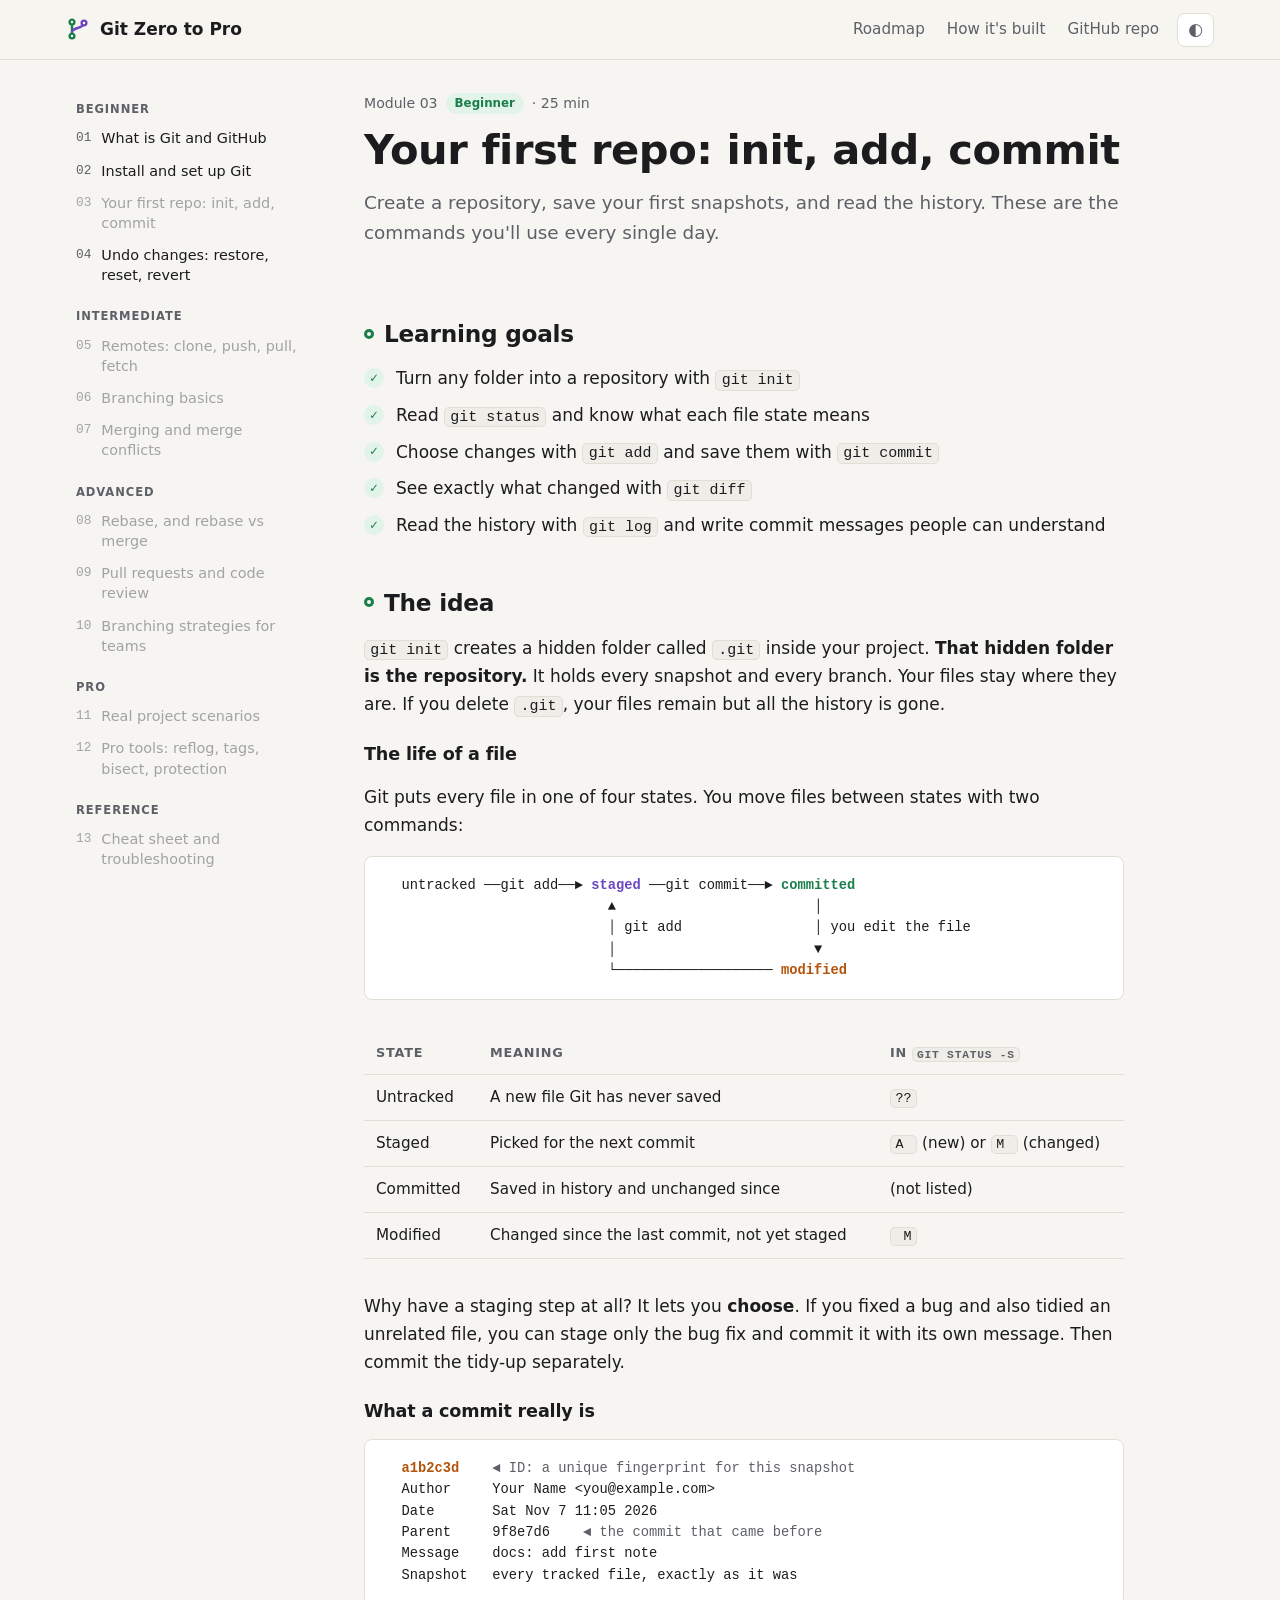
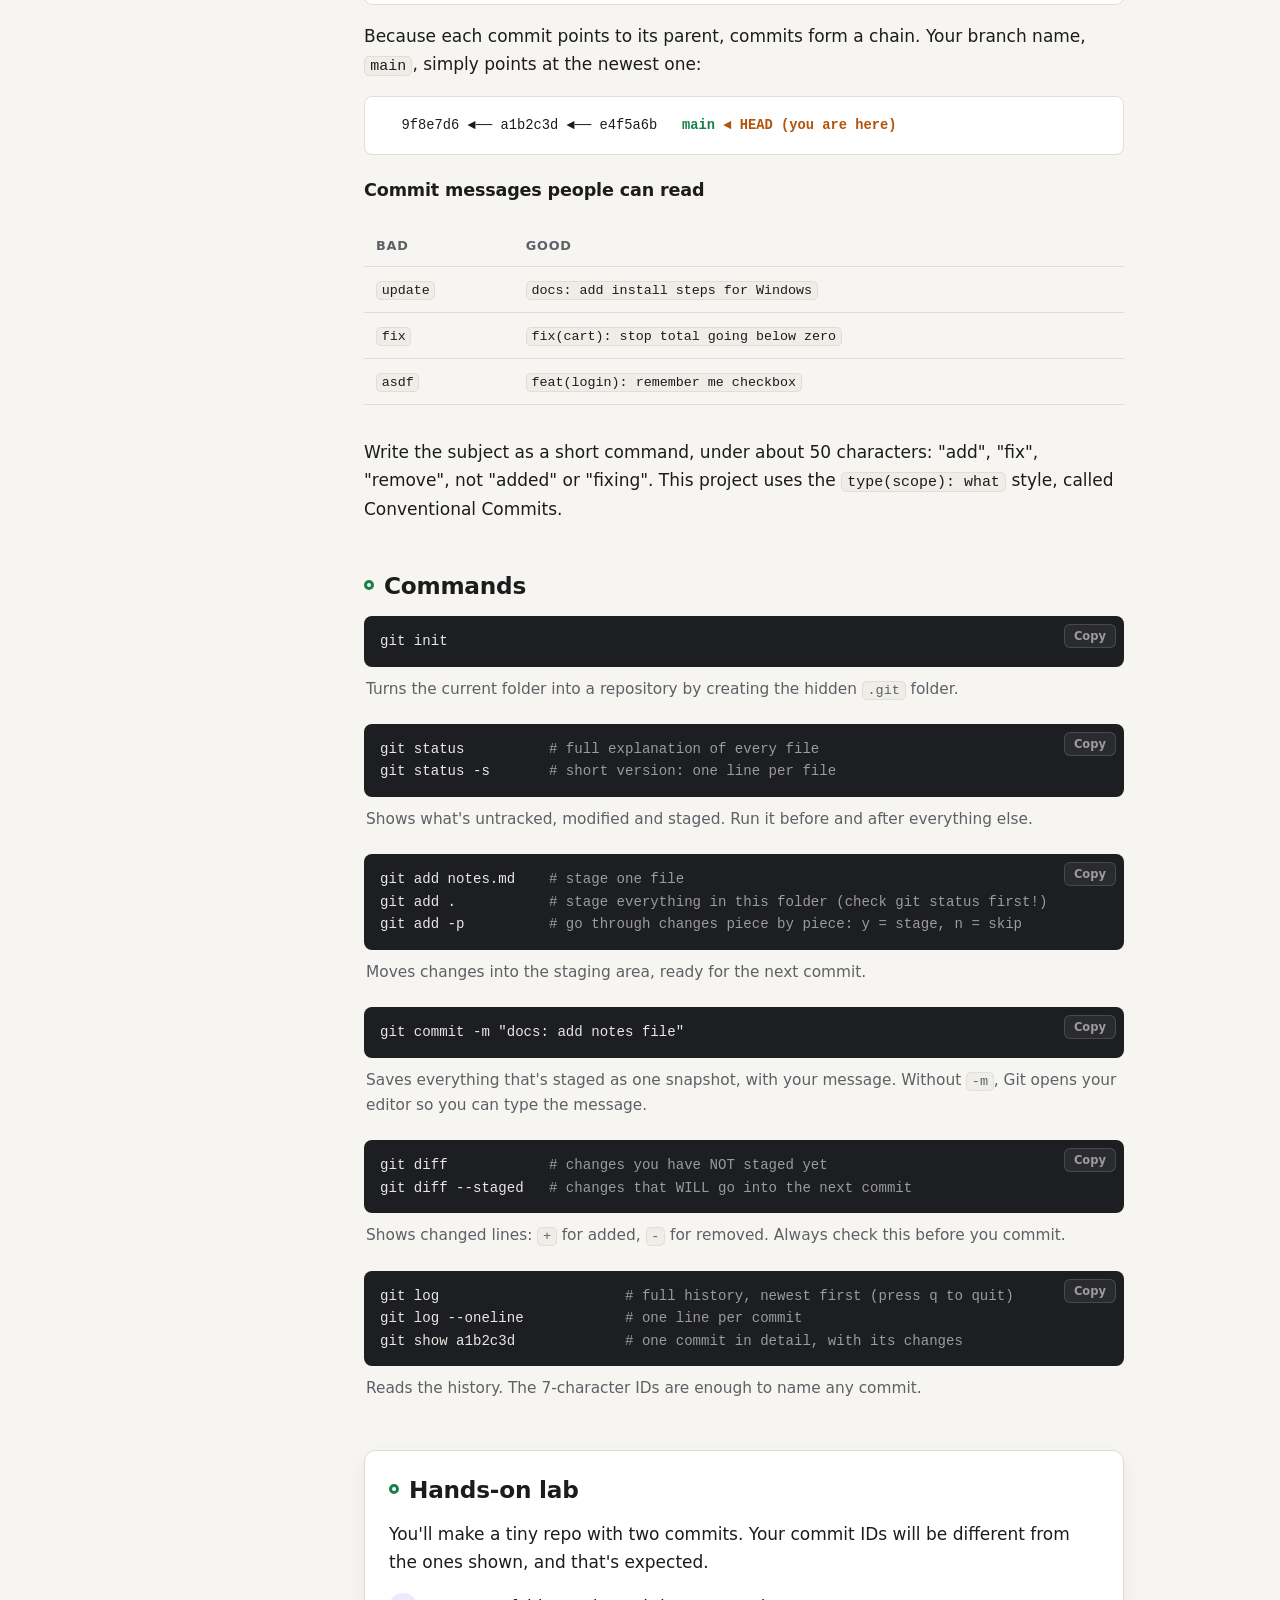
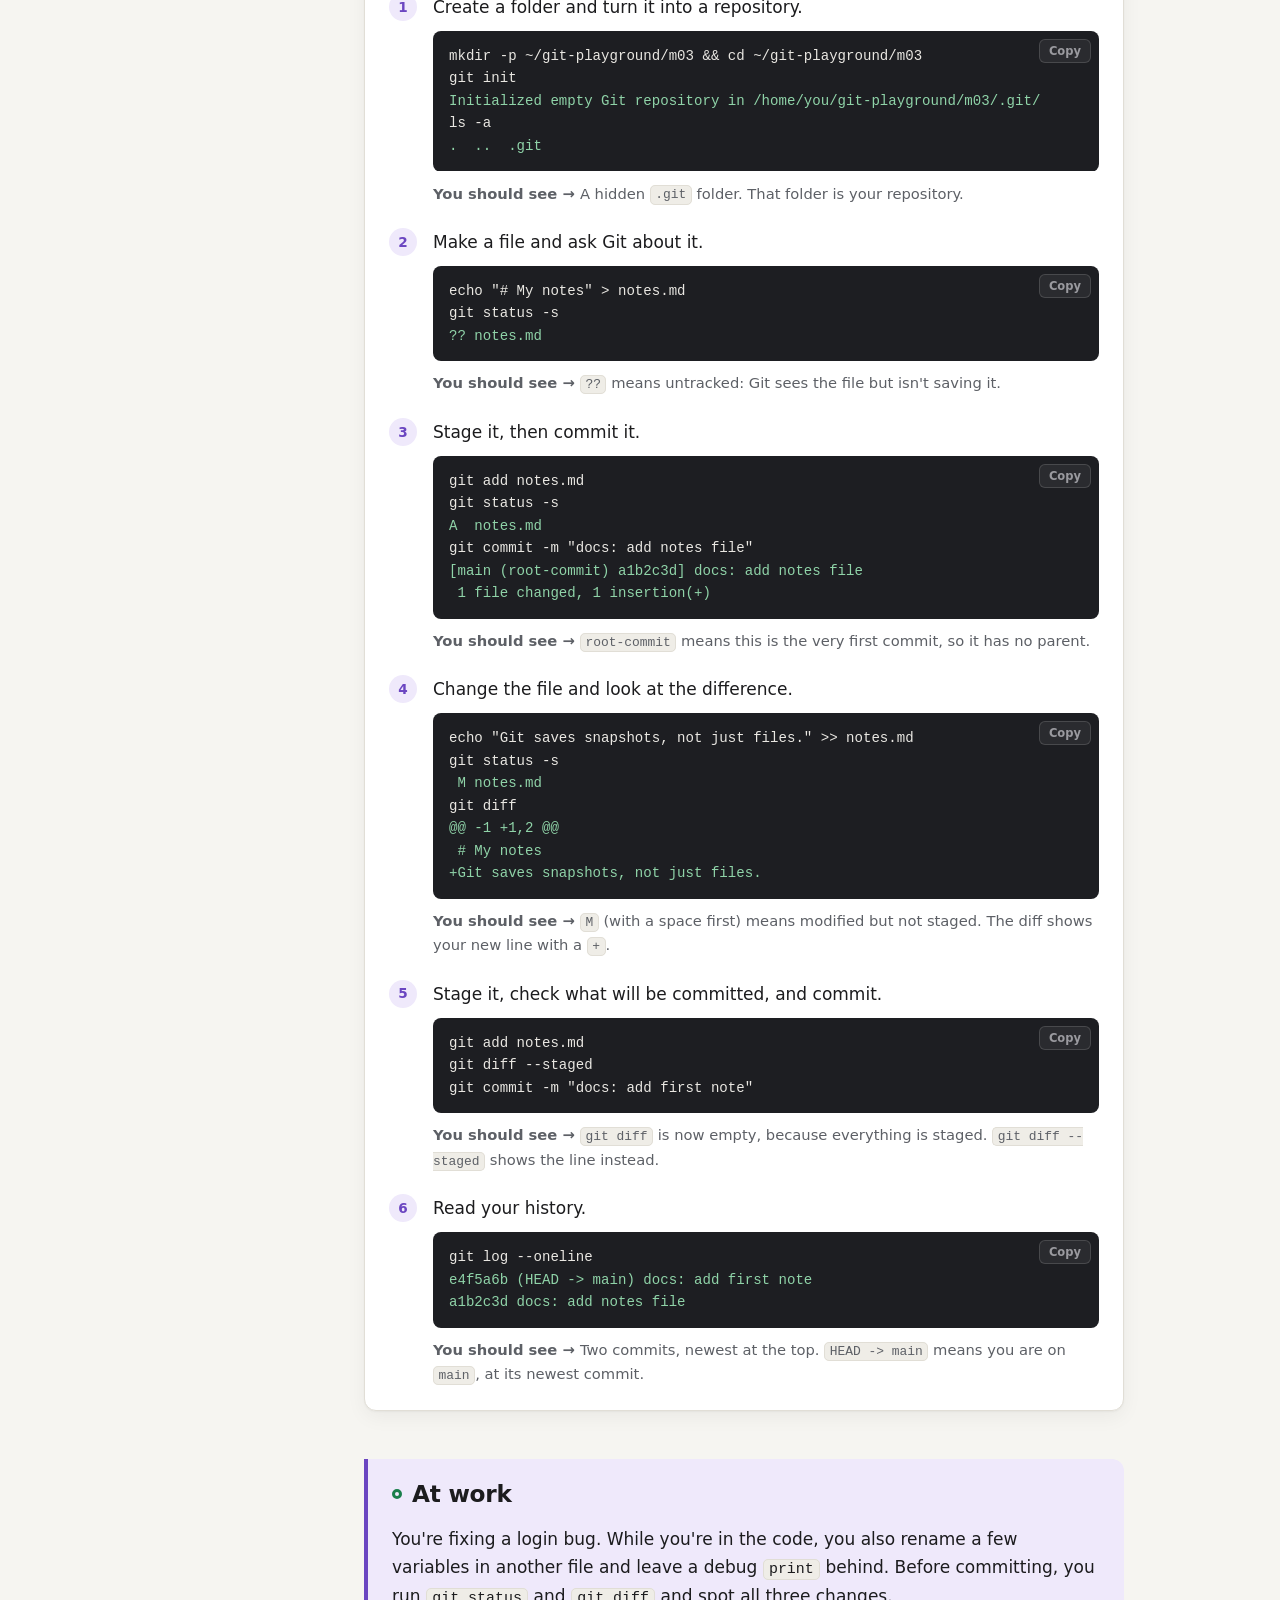
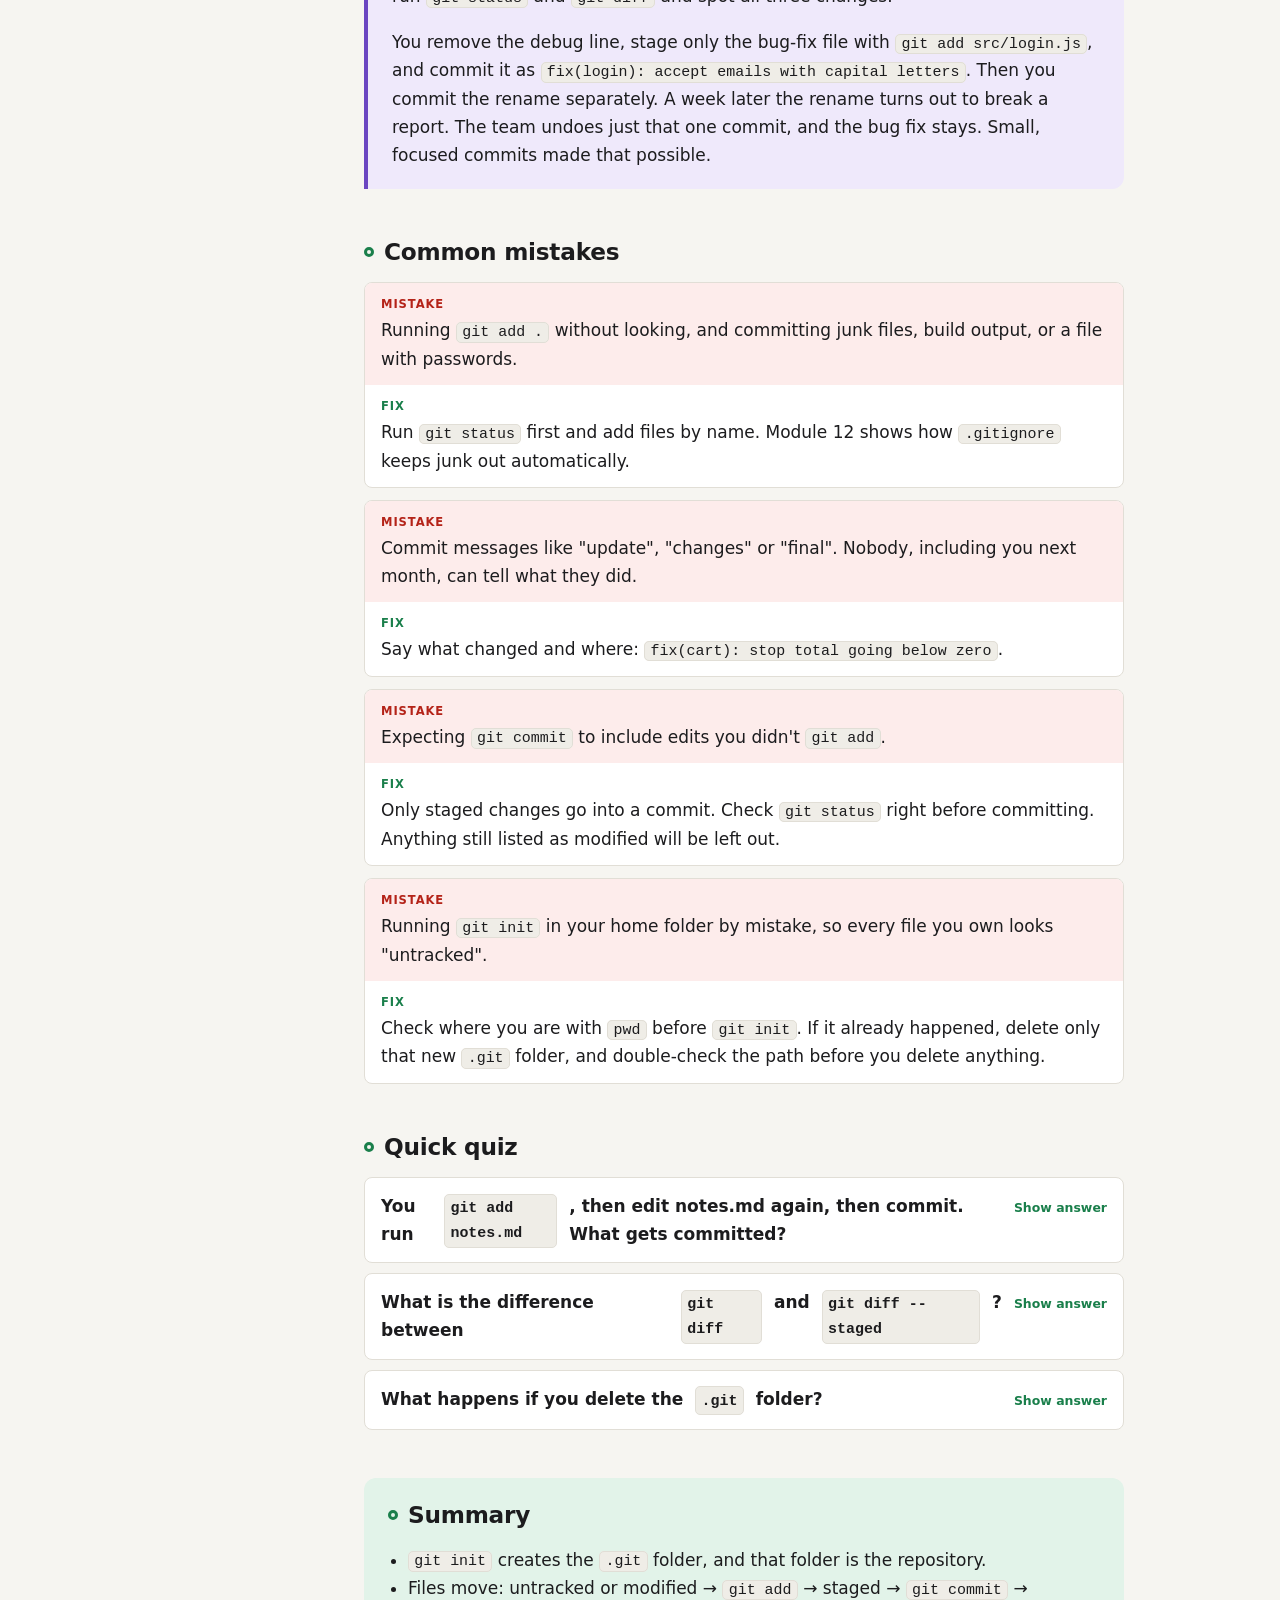
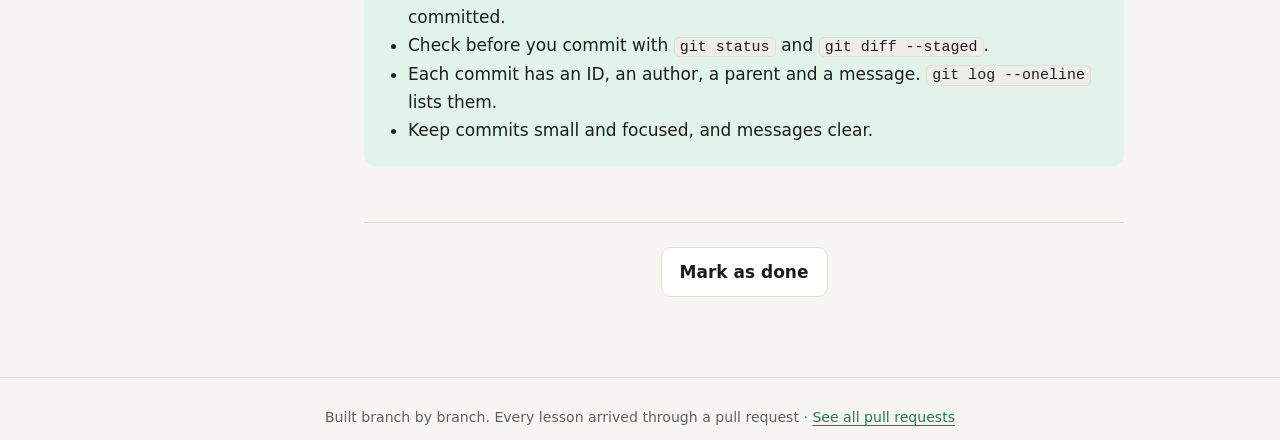
<file: modules/03-first-repo.html>
<!doctype html>
<html lang="en">
<head>
  <meta charset="utf-8">
  <meta name="viewport" content="width=device-width, initial-scale=1">
  <title>03 · Your first repo: init, add, commit · Git Zero to Pro</title>
  <link rel="stylesheet" href="../assets/css/style.css">
  <script>try{var t=localStorage.getItem("gzp-theme");if(t)document.documentElement.setAttribute("data-theme",t)}catch(e){}</script>
</head>
<body data-root=".." data-module="03">
  <header class="site-header" id="site-header"></header>

  <div class="layout">
    <aside class="sidebar" id="sidebar"></aside>

    <main class="content">
      <header class="module-header">
        <p class="eyebrow" data-auto></p>
        <h1>Your first repo: init, add, commit</h1>
        <p class="lead">Create a repository, save your first snapshots, and read the history. These are the commands you'll use every single day.</p>
      </header>

      <section class="goals" id="goals">
        <h2>Learning goals</h2>
        <ul>
          <li>Turn any folder into a repository with <code>git init</code></li>
          <li>Read <code>git status</code> and know what each file state means</li>
          <li>Choose changes with <code>git add</code> and save them with <code>git commit</code></li>
          <li>See exactly what changed with <code>git diff</code></li>
          <li>Read the history with <code>git log</code> and write commit messages people can understand</li>
        </ul>
      </section>

      <section class="concept" id="concept">
        <h2>The idea</h2>
        <p><code>git init</code> creates a hidden folder called <code>.git</code> inside your project. <strong>That hidden folder is the repository.</strong> It holds every snapshot and every branch. Your files stay where they are. If you delete <code>.git</code>, your files remain but all the history is gone.</p>

        <h3>The life of a file</h3>
        <p>Git puts every file in one of four states. You move files between states with two commands:</p>
<pre class="graph">
  untracked ──git add──► <span class="b">staged</span> ──git commit──► <span class="m">committed</span>
                           ▲                        │
                           │ git add                │ you edit the file
                           │                        ▼
                           └─────────────────── <span class="h">modified</span>
</pre>
        <div class="table-wrap">
          <table>
            <thead><tr><th>State</th><th>Meaning</th><th>In <code>git status -s</code></th></tr></thead>
            <tbody>
              <tr><td>Untracked</td><td>A new file Git has never saved</td><td><code>??</code></td></tr>
              <tr><td>Staged</td><td>Picked for the next commit</td><td><code>A&nbsp;</code> (new) or <code>M&nbsp;</code> (changed)</td></tr>
              <tr><td>Committed</td><td>Saved in history and unchanged since</td><td>(not listed)</td></tr>
              <tr><td>Modified</td><td>Changed since the last commit, not yet staged</td><td><code>&nbsp;M</code></td></tr>
            </tbody>
          </table>
        </div>
        <p>Why have a staging step at all? It lets you <strong>choose</strong>. If you fixed a bug and also tidied an unrelated file, you can stage only the bug fix and commit it with its own message. Then commit the tidy-up separately.</p>

        <h3>What a commit really is</h3>
<pre class="graph">
  <span class="h">a1b2c3d</span>    <span class="d">◄ ID: a unique fingerprint for this snapshot</span>
  Author     Your Name &lt;you@example.com&gt;
  Date       Sat Nov 7 11:05 2026
  Parent     9f8e7d6    <span class="d">◄ the commit that came before</span>
  Message    docs: add first note
  Snapshot   every tracked file, exactly as it was
</pre>
        <p>Because each commit points to its parent, commits form a chain. Your branch name, <code>main</code>, simply points at the newest one:</p>
<pre class="graph">
  9f8e7d6 ◄── a1b2c3d ◄── e4f5a6b   <span class="m">main</span> <span class="h">◄ HEAD (you are here)</span>
</pre>

        <h3>Commit messages people can read</h3>
        <div class="table-wrap">
          <table>
            <thead><tr><th>Bad</th><th>Good</th></tr></thead>
            <tbody>
              <tr><td><code>update</code></td><td><code>docs: add install steps for Windows</code></td></tr>
              <tr><td><code>fix</code></td><td><code>fix(cart): stop total going below zero</code></td></tr>
              <tr><td><code>asdf</code></td><td><code>feat(login): remember me checkbox</code></td></tr>
            </tbody>
          </table>
        </div>
        <p>Write the subject as a short command, under about 50 characters: "add", "fix", "remove", not "added" or "fixing". This project uses the <code>type(scope): what</code> style, called Conventional Commits.</p>
      </section>

      <section class="commands" id="commands">
        <h2>Commands</h2>
        <div class="cmd-item">
<pre class="cmd"><code>git init</code></pre>
          <p>Turns the current folder into a repository by creating the hidden <code>.git</code> folder.</p>
        </div>
        <div class="cmd-item">
<pre class="cmd"><code>git status          <span class="c"># full explanation of every file</span>
git status -s       <span class="c"># short version: one line per file</span></code></pre>
          <p>Shows what's untracked, modified and staged. Run it before and after everything else.</p>
        </div>
        <div class="cmd-item">
<pre class="cmd"><code>git add notes.md    <span class="c"># stage one file</span>
git add .           <span class="c"># stage everything in this folder (check git status first!)</span>
git add -p          <span class="c"># go through changes piece by piece: y = stage, n = skip</span></code></pre>
          <p>Moves changes into the staging area, ready for the next commit.</p>
        </div>
        <div class="cmd-item">
<pre class="cmd"><code>git commit -m "docs: add notes file"</code></pre>
          <p>Saves everything that's staged as one snapshot, with your message. Without <code>-m</code>, Git opens your editor so you can type the message.</p>
        </div>
        <div class="cmd-item">
<pre class="cmd"><code>git diff            <span class="c"># changes you have NOT staged yet</span>
git diff --staged   <span class="c"># changes that WILL go into the next commit</span></code></pre>
          <p>Shows changed lines: <code>+</code> for added, <code>-</code> for removed. Always check this before you commit.</p>
        </div>
        <div class="cmd-item">
<pre class="cmd"><code>git log                      <span class="c"># full history, newest first (press q to quit)</span>
git log --oneline            <span class="c"># one line per commit</span>
git show a1b2c3d             <span class="c"># one commit in detail, with its changes</span></code></pre>
          <p>Reads the history. The 7-character IDs are enough to name any commit.</p>
        </div>
      </section>

      <section class="lab" id="lab">
        <h2>Hands-on lab</h2>
        <p>You'll make a tiny repo with two commits. Your commit IDs will be different from the ones shown, and that's expected.</p>
        <ol class="steps">
          <li>
            Create a folder and turn it into a repository.
<pre class="cmd"><code>mkdir -p ~/git-playground/m03 &amp;&amp; cd ~/git-playground/m03
git init
<span class="o">Initialized empty Git repository in /home/you/git-playground/m03/.git/</span>
ls -a
<span class="o">.  ..  .git</span></code></pre>
            <p class="expect">A hidden <code>.git</code> folder. That folder is your repository.</p>
          </li>
          <li>
            Make a file and ask Git about it.
<pre class="cmd"><code>echo "# My notes" &gt; notes.md
git status -s
<span class="o">?? notes.md</span></code></pre>
            <p class="expect"><code>??</code> means untracked: Git sees the file but isn't saving it.</p>
          </li>
          <li>
            Stage it, then commit it.
<pre class="cmd"><code>git add notes.md
git status -s
<span class="o">A  notes.md</span>
git commit -m "docs: add notes file"
<span class="o">[main (root-commit) a1b2c3d] docs: add notes file</span>
<span class="o"> 1 file changed, 1 insertion(+)</span></code></pre>
            <p class="expect"><code>root-commit</code> means this is the very first commit, so it has no parent.</p>
          </li>
          <li>
            Change the file and look at the difference.
<pre class="cmd"><code>echo "Git saves snapshots, not just files." &gt;&gt; notes.md
git status -s
<span class="o"> M notes.md</span>
git diff
<span class="o">@@ -1 +1,2 @@</span>
<span class="o"> # My notes</span>
<span class="o">+Git saves snapshots, not just files.</span></code></pre>
            <p class="expect"><code> M</code> (with a space first) means modified but not staged. The diff shows your new line with a <code>+</code>.</p>
          </li>
          <li>
            Stage it, check what will be committed, and commit.
<pre class="cmd"><code>git add notes.md
git diff --staged
git commit -m "docs: add first note"</code></pre>
            <p class="expect"><code>git diff</code> is now empty, because everything is staged. <code>git diff --staged</code> shows the line instead.</p>
          </li>
          <li>
            Read your history.
<pre class="cmd"><code>git log --oneline
<span class="o">e4f5a6b (HEAD -> main) docs: add first note</span>
<span class="o">a1b2c3d docs: add notes file</span></code></pre>
            <p class="expect">Two commits, newest at the top. <code>HEAD -> main</code> means you are on <code>main</code>, at its newest commit.</p>
          </li>
        </ol>
      </section>

      <section class="scenario" id="scenario">
        <h2>At work</h2>
        <p>You're fixing a login bug. While you're in the code, you also rename a few variables in another file and leave a debug <code>print</code> behind. Before committing, you run <code>git status</code> and <code>git diff</code> and spot all three changes.</p>
        <p>You remove the debug line, stage only the bug-fix file with <code>git add src/login.js</code>, and commit it as <code>fix(login): accept emails with capital letters</code>. Then you commit the rename separately. A week later the rename turns out to break a report. The team undoes just that one commit, and the bug fix stays. Small, focused commits made that possible.</p>
      </section>

      <section class="mistakes" id="mistakes">
        <h2>Common mistakes</h2>
        <div class="mistake">
          <p class="bad">Running <code>git add .</code> without looking, and committing junk files, build output, or a file with passwords.</p>
          <p class="fix">Run <code>git status</code> first and add files by name. Module 12 shows how <code>.gitignore</code> keeps junk out automatically.</p>
        </div>
        <div class="mistake">
          <p class="bad">Commit messages like "update", "changes" or "final". Nobody, including you next month, can tell what they did.</p>
          <p class="fix">Say what changed and where: <code>fix(cart): stop total going below zero</code>.</p>
        </div>
        <div class="mistake">
          <p class="bad">Expecting <code>git commit</code> to include edits you didn't <code>git add</code>.</p>
          <p class="fix">Only staged changes go into a commit. Check <code>git status</code> right before committing. Anything still listed as modified will be left out.</p>
        </div>
        <div class="mistake">
          <p class="bad">Running <code>git init</code> in your home folder by mistake, so every file you own looks "untracked".</p>
          <p class="fix">Check where you are with <code>pwd</code> before <code>git init</code>. If it already happened, delete only that new <code>.git</code> folder, and double-check the path before you delete anything.</p>
        </div>
      </section>

      <section class="quiz" id="quiz">
        <h2>Quick quiz</h2>
        <details>
          <summary>You run <code>git add notes.md</code>, then edit notes.md again, then commit. What gets committed?</summary>
          <p>The version from when you ran <code>git add</code>. The newer edit is still "modified". Run <code>git add</code> again to include it.</p>
        </details>
        <details>
          <summary>What is the difference between <code>git diff</code> and <code>git diff --staged</code>?</summary>
          <p><code>git diff</code> shows changes you have not staged yet. <code>git diff --staged</code> shows what is staged, which is exactly what the next commit will contain.</p>
        </details>
        <details>
          <summary>What happens if you delete the <code>.git</code> folder?</summary>
          <p>Your current files stay, but every commit, branch and bit of history is gone. The folder is no longer a repository.</p>
        </details>
      </section>

      <section class="summary" id="summary">
        <h2>Summary</h2>
        <ul>
          <li><code>git init</code> creates the <code>.git</code> folder, and that folder is the repository.</li>
          <li>Files move: untracked or modified → <code>git add</code> → staged → <code>git commit</code> → committed.</li>
          <li>Check before you commit with <code>git status</code> and <code>git diff --staged</code>.</li>
          <li>Each commit has an ID, an author, a parent and a message. <code>git log --oneline</code> lists them.</li>
          <li>Keep commits small and focused, and messages clear.</li>
        </ul>
      </section>

      <nav class="module-nav" id="module-nav" aria-label="Module navigation"></nav>
    </main>
  </div>

  <footer class="site-footer" id="site-footer"></footer>
  <script src="../assets/js/main.js?v=2"></script>
</body>
</html>
</file>
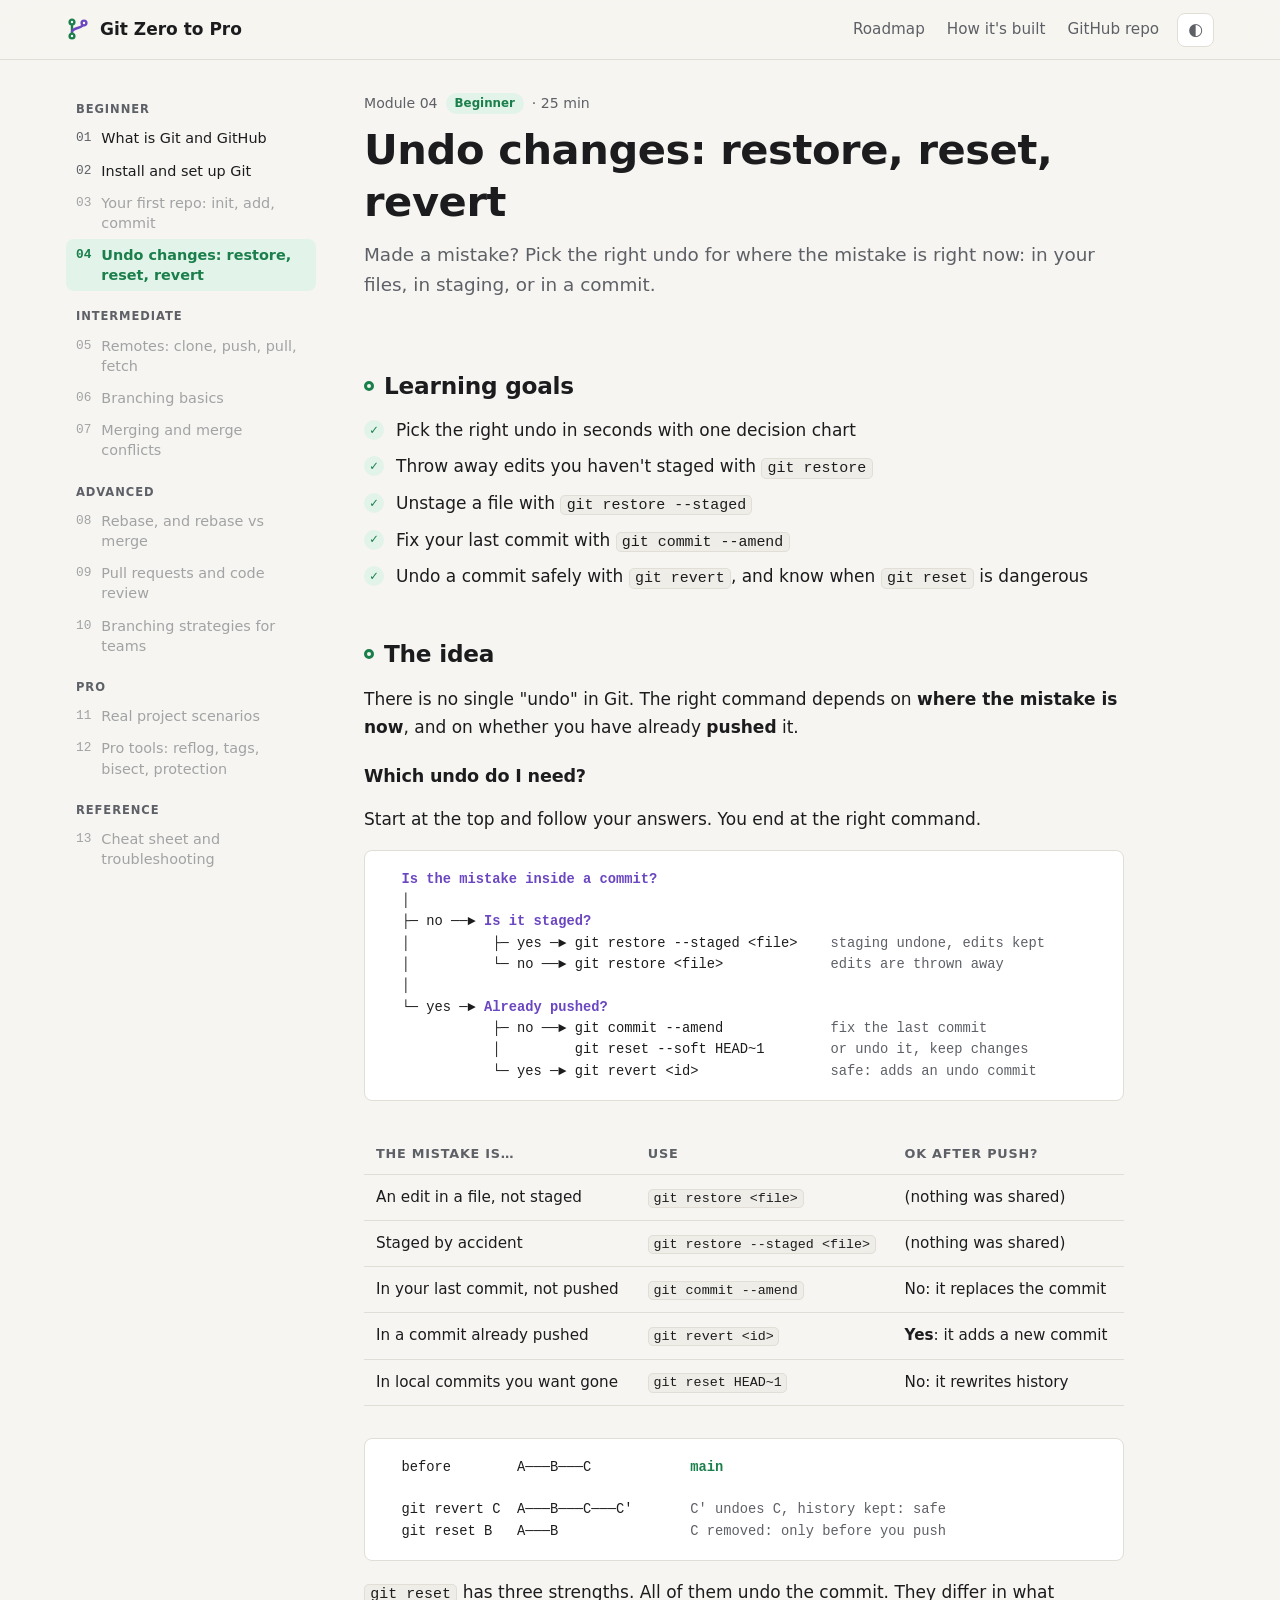
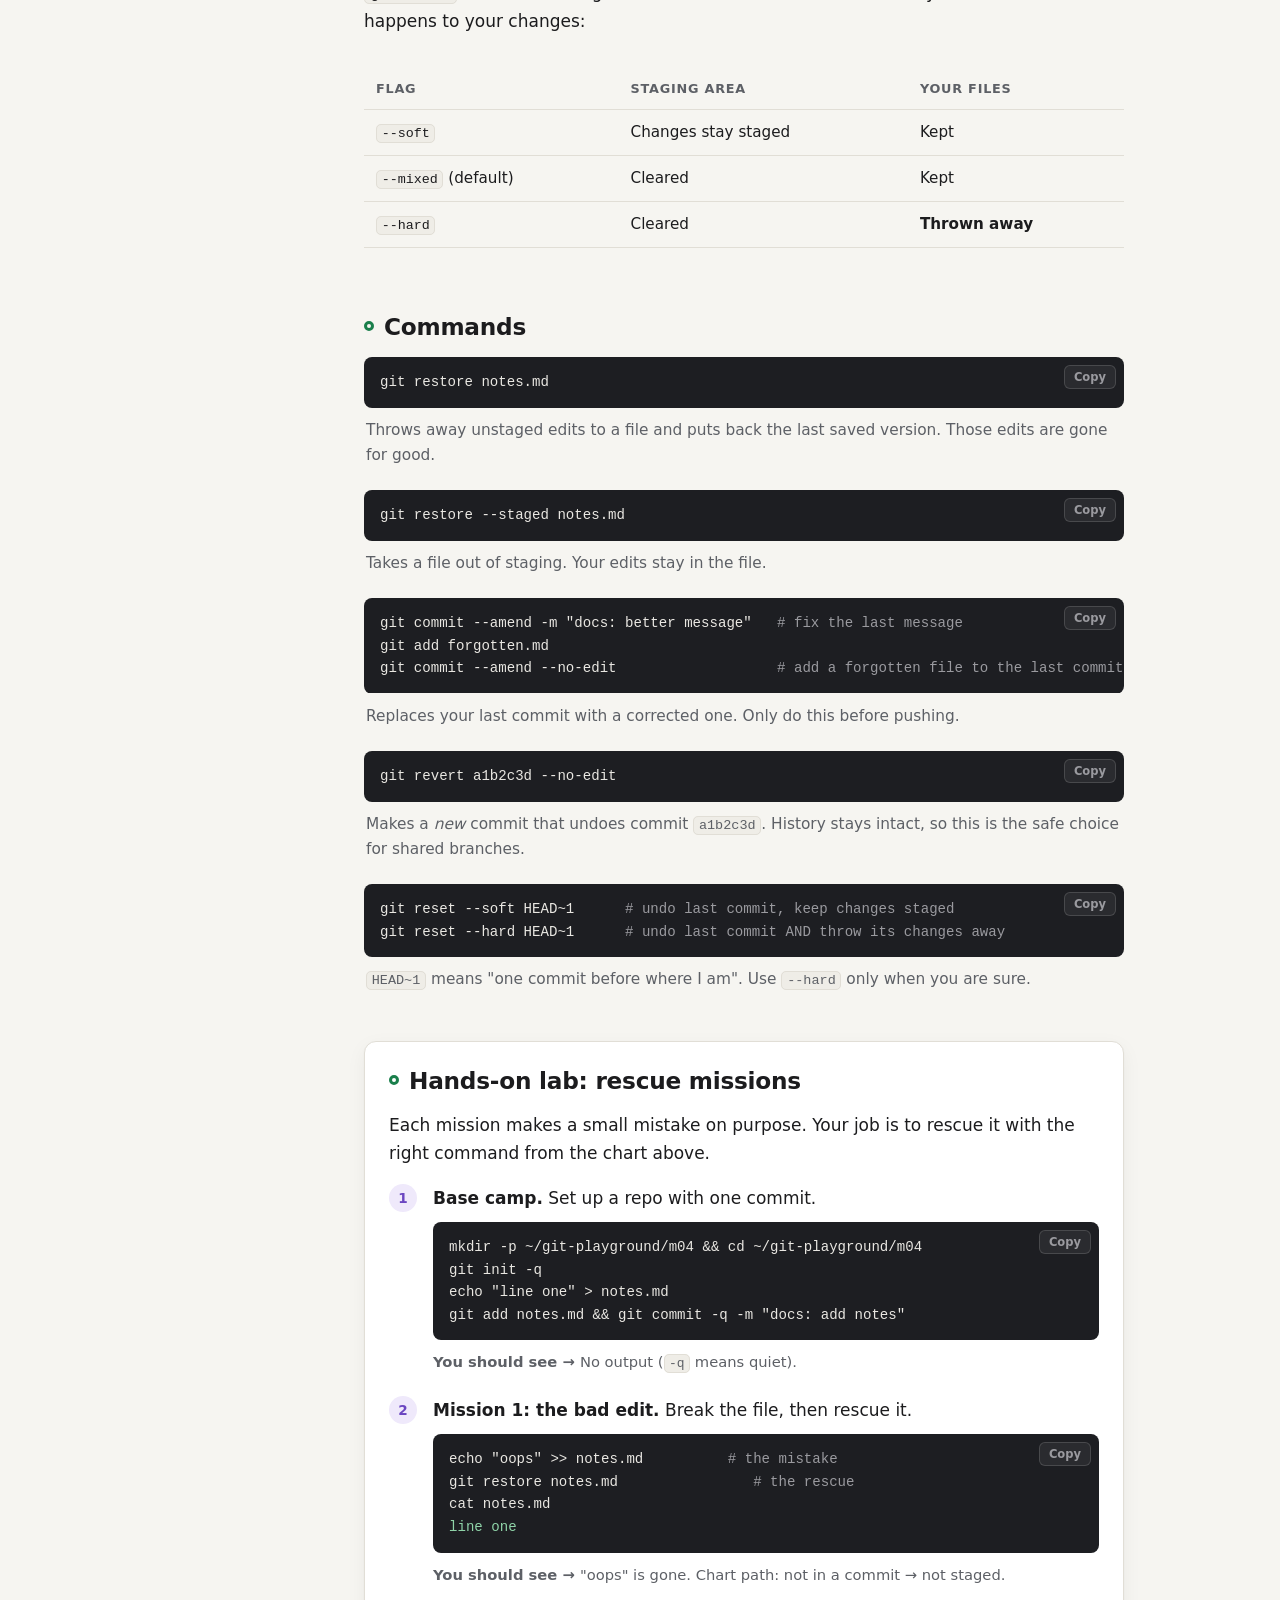
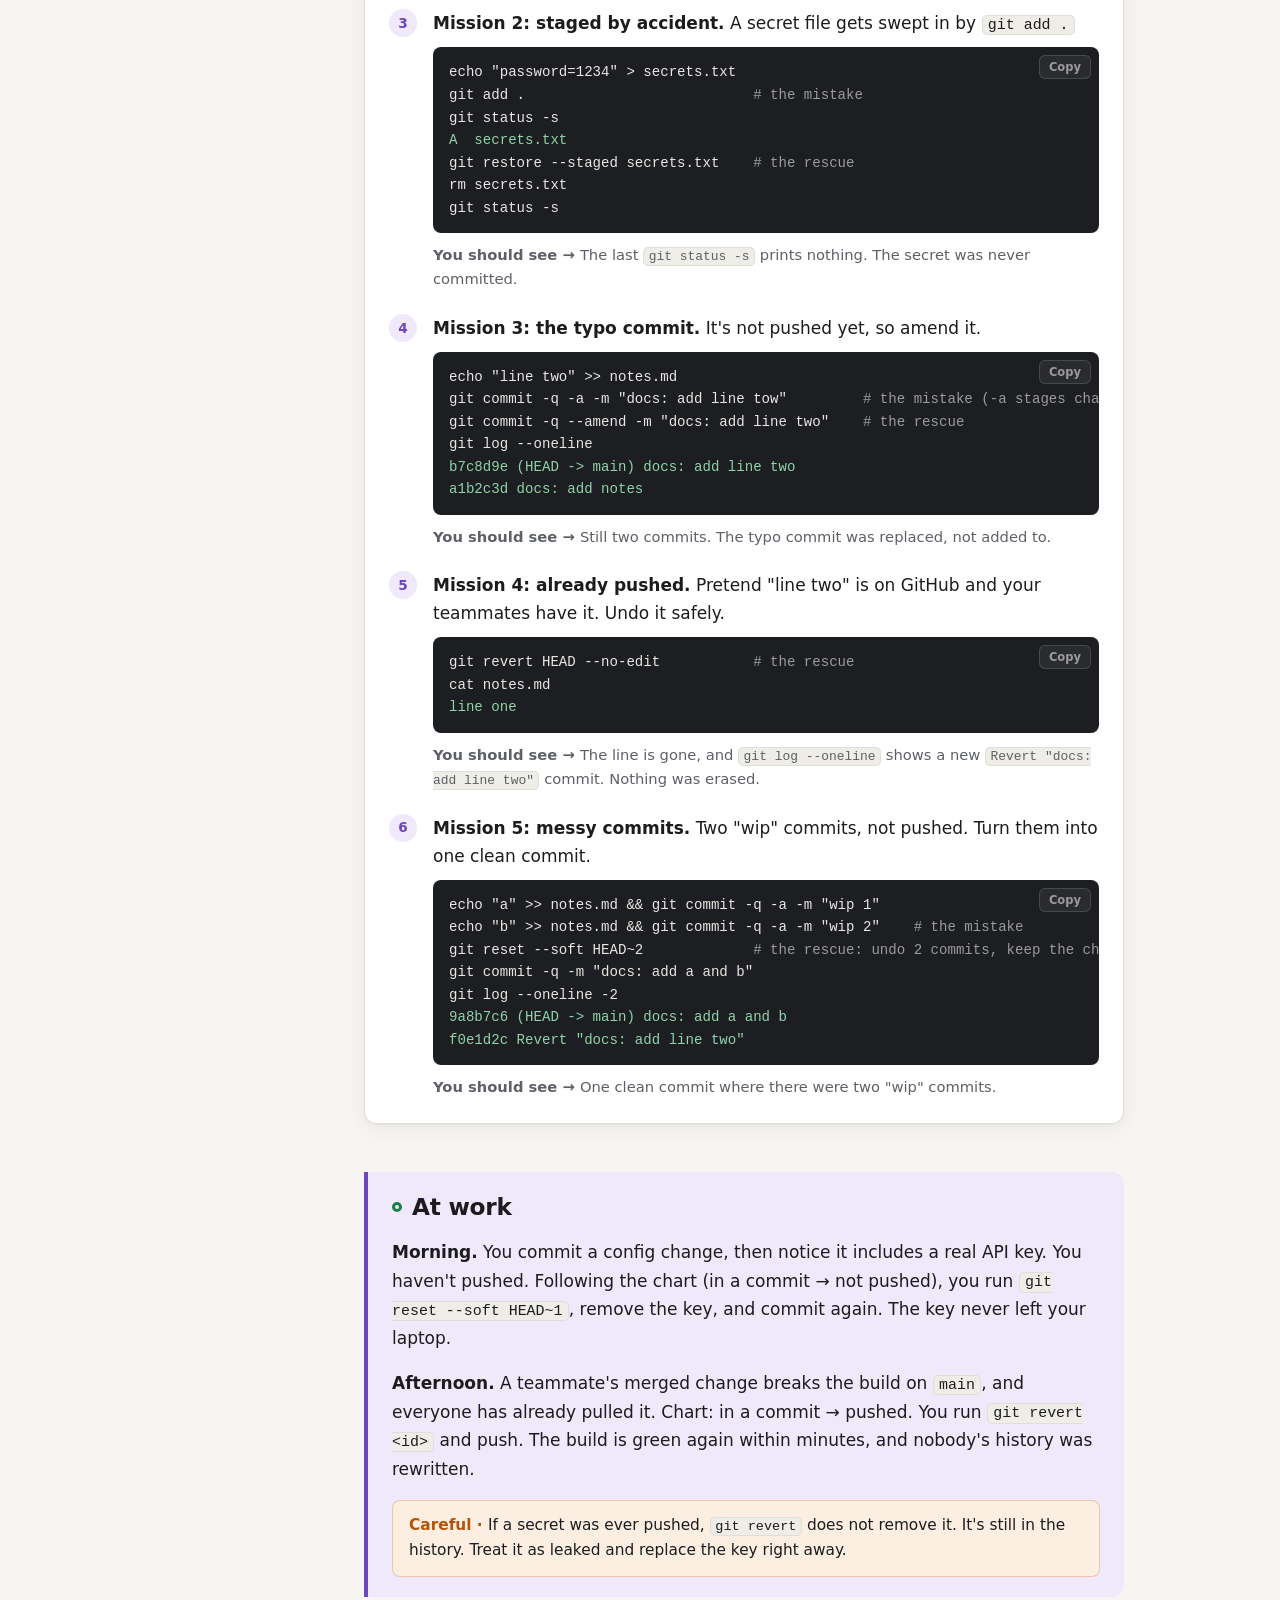
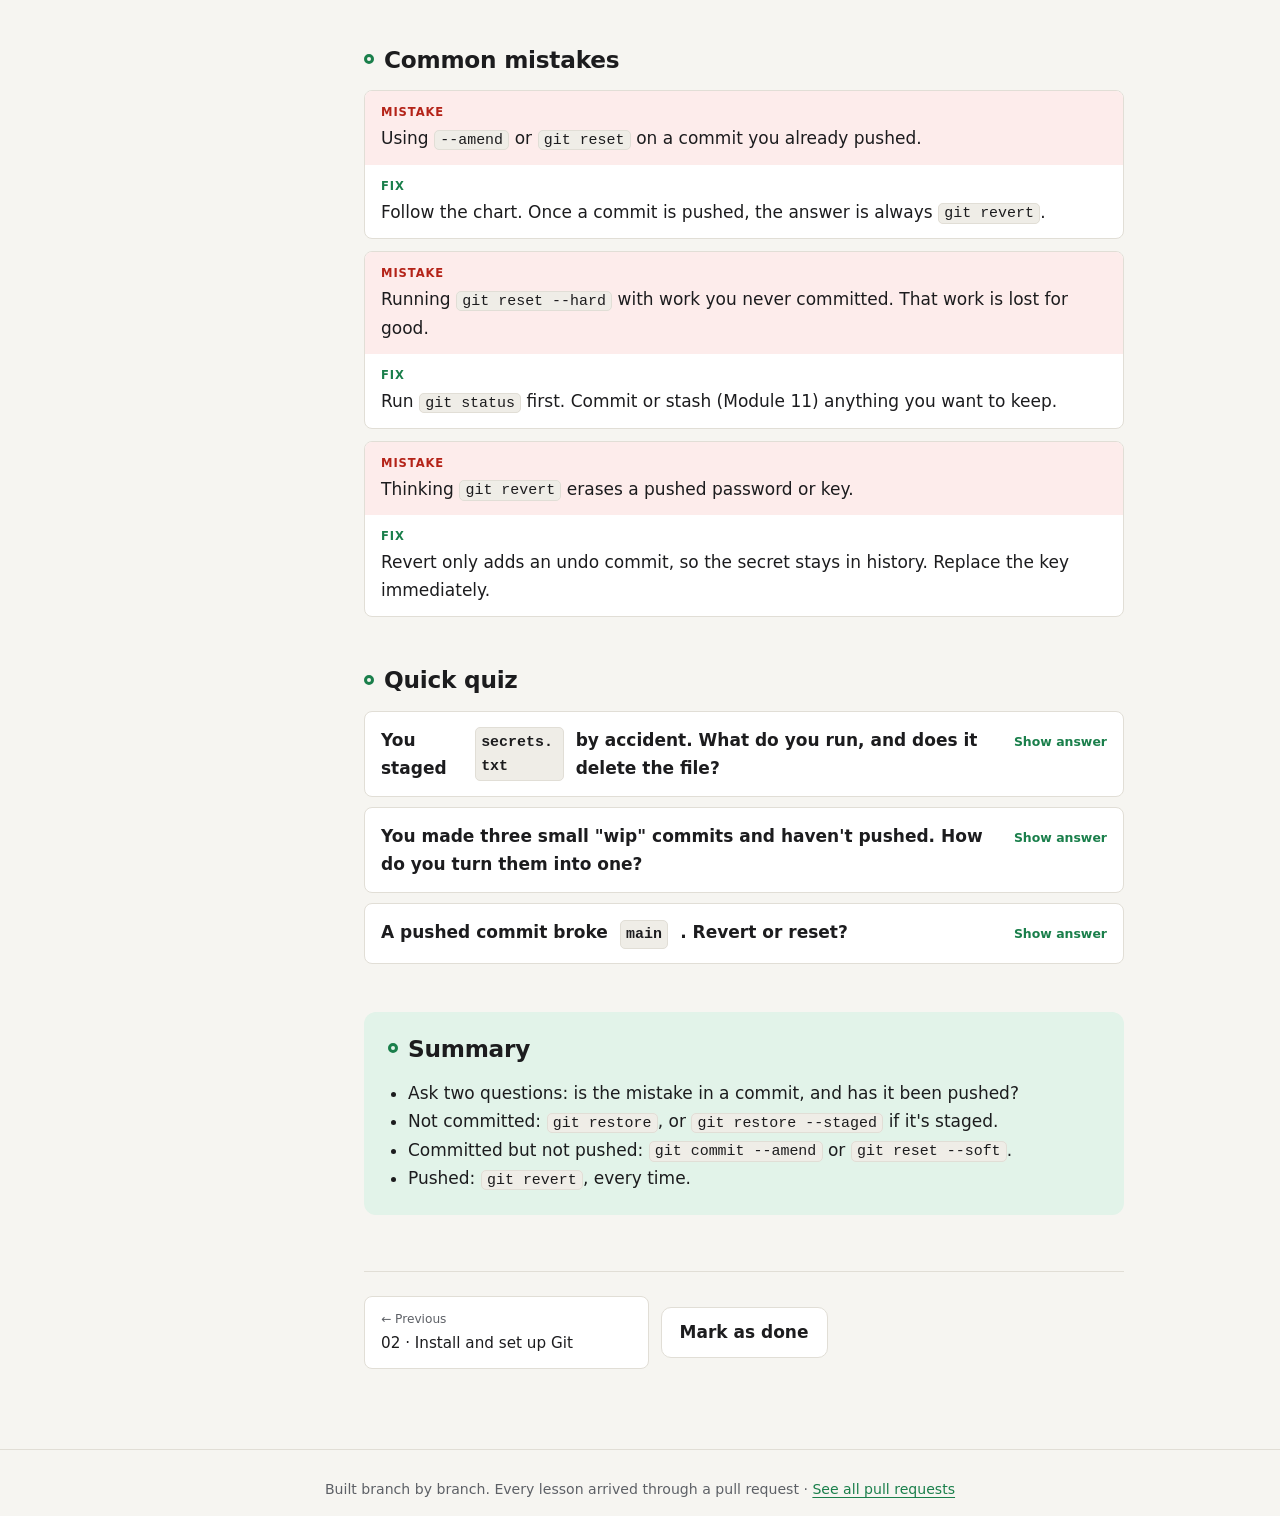
<file: modules/04-undo.html>
<!doctype html>
<html lang="en">
<head>
  <meta charset="utf-8">
  <meta name="viewport" content="width=device-width, initial-scale=1">
  <title>04 · Undo changes: restore, reset, revert · Git Zero to Pro</title>
  <link rel="stylesheet" href="../assets/css/style.css">
  <script>try{var t=localStorage.getItem("gzp-theme");if(t)document.documentElement.setAttribute("data-theme",t)}catch(e){}</script>
</head>
<body data-root=".." data-module="04">
  <header class="site-header" id="site-header"></header>

  <div class="layout">
    <aside class="sidebar" id="sidebar"></aside>

    <main class="content">
      <header class="module-header">
        <p class="eyebrow" data-auto></p>
        <h1>Undo changes: restore, reset, revert</h1>
        <p class="lead">Made a mistake? Pick the right undo for where the mistake is right now: in your files, in staging, or in a commit.</p>
      </header>

      <section class="goals" id="goals">
        <h2>Learning goals</h2>
        <ul>
          <li>Pick the right undo in seconds with one decision chart</li>
          <li>Throw away edits you haven't staged with <code>git restore</code></li>
          <li>Unstage a file with <code>git restore --staged</code></li>
          <li>Fix your last commit with <code>git commit --amend</code></li>
          <li>Undo a commit safely with <code>git revert</code>, and know when <code>git reset</code> is dangerous</li>
        </ul>
      </section>

      <section class="concept" id="concept">
        <h2>The idea</h2>
        <p>There is no single "undo" in Git. The right command depends on <strong>where the mistake is now</strong>, and on whether you have already <strong>pushed</strong> it.</p>
        <h3>Which undo do I need?</h3>
        <p>Start at the top and follow your answers. You end at the right command.</p>
<pre class="graph">
  <span class="b">Is the mistake inside a commit?</span>
  │
  ├─ no ──► <span class="b">Is it staged?</span>
  │          ├─ yes ─► git restore --staged &lt;file&gt;    <span class="d">staging undone, edits kept</span>
  │          └─ no ──► git restore &lt;file&gt;             <span class="d">edits are thrown away</span>
  │
  └─ yes ─► <span class="b">Already pushed?</span>
             ├─ no ──► git commit --amend             <span class="d">fix the last commit</span>
             │         git reset --soft HEAD~1        <span class="d">or undo it, keep changes</span>
             └─ yes ─► git revert &lt;id&gt;                <span class="d">safe: adds an undo commit</span>
</pre>
        <div class="table-wrap">
          <table>
            <thead><tr><th>The mistake is…</th><th>Use</th><th>OK after push?</th></tr></thead>
            <tbody>
              <tr><td>An edit in a file, not staged</td><td><code>git restore &lt;file&gt;</code></td><td>(nothing was shared)</td></tr>
              <tr><td>Staged by accident</td><td><code>git restore --staged &lt;file&gt;</code></td><td>(nothing was shared)</td></tr>
              <tr><td>In your last commit, not pushed</td><td><code>git commit --amend</code></td><td>No: it replaces the commit</td></tr>
              <tr><td>In a commit already pushed</td><td><code>git revert &lt;id&gt;</code></td><td><strong>Yes</strong>: it adds a new commit</td></tr>
              <tr><td>In local commits you want gone</td><td><code>git reset HEAD~1</code></td><td>No: it rewrites history</td></tr>
            </tbody>
          </table>
        </div>
<pre class="graph">
  before        A───B───C            <span class="m">main</span>

  git revert C  A───B───C───C'       <span class="d">C' undoes C, history kept: safe</span>
  git reset B   A───B                <span class="d">C removed: only before you push</span>
</pre>
        <p><code>git reset</code> has three strengths. All of them undo the commit. They differ in what happens to your changes:</p>
        <div class="table-wrap">
          <table>
            <thead><tr><th>Flag</th><th>Staging area</th><th>Your files</th></tr></thead>
            <tbody>
              <tr><td><code>--soft</code></td><td>Changes stay staged</td><td>Kept</td></tr>
              <tr><td><code>--mixed</code> (default)</td><td>Cleared</td><td>Kept</td></tr>
              <tr><td><code>--hard</code></td><td>Cleared</td><td><strong>Thrown away</strong></td></tr>
            </tbody>
          </table>
        </div>
      </section>

      <section class="commands" id="commands">
        <h2>Commands</h2>
        <div class="cmd-item">
<pre class="cmd"><code>git restore notes.md</code></pre>
          <p>Throws away unstaged edits to a file and puts back the last saved version. Those edits are gone for good.</p>
        </div>
        <div class="cmd-item">
<pre class="cmd"><code>git restore --staged notes.md</code></pre>
          <p>Takes a file out of staging. Your edits stay in the file.</p>
        </div>
        <div class="cmd-item">
<pre class="cmd"><code>git commit --amend -m "docs: better message"   <span class="c"># fix the last message</span>
git add forgotten.md
git commit --amend --no-edit                   <span class="c"># add a forgotten file to the last commit</span></code></pre>
          <p>Replaces your last commit with a corrected one. Only do this before pushing.</p>
        </div>
        <div class="cmd-item">
<pre class="cmd"><code>git revert a1b2c3d --no-edit</code></pre>
          <p>Makes a <em>new</em> commit that undoes commit <code>a1b2c3d</code>. History stays intact, so this is the safe choice for shared branches.</p>
        </div>
        <div class="cmd-item">
<pre class="cmd"><code>git reset --soft HEAD~1      <span class="c"># undo last commit, keep changes staged</span>
git reset --hard HEAD~1      <span class="c"># undo last commit AND throw its changes away</span></code></pre>
          <p><code>HEAD~1</code> means "one commit before where I am". Use <code>--hard</code> only when you are sure.</p>
        </div>
      </section>

      <section class="lab" id="lab">
        <h2>Hands-on lab: rescue missions</h2>
        <p>Each mission makes a small mistake on purpose. Your job is to rescue it with the right command from the chart above.</p>
        <ol class="steps">
          <li>
            <strong>Base camp.</strong> Set up a repo with one commit.
<pre class="cmd"><code>mkdir -p ~/git-playground/m04 &amp;&amp; cd ~/git-playground/m04
git init -q
echo "line one" &gt; notes.md
git add notes.md &amp;&amp; git commit -q -m "docs: add notes"</code></pre>
            <p class="expect">No output (<code>-q</code> means quiet).</p>
          </li>
          <li>
            <strong>Mission 1: the bad edit.</strong> Break the file, then rescue it.
<pre class="cmd"><code>echo "oops" &gt;&gt; notes.md          <span class="c"># the mistake</span>
git restore notes.md                <span class="c"># the rescue</span>
cat notes.md
<span class="o">line one</span></code></pre>
            <p class="expect">"oops" is gone. Chart path: not in a commit → not staged.</p>
          </li>
          <li>
            <strong>Mission 2: staged by accident.</strong> A secret file gets swept in by <code>git add .</code>
<pre class="cmd"><code>echo "password=1234" &gt; secrets.txt
git add .                           <span class="c"># the mistake</span>
git status -s
<span class="o">A  secrets.txt</span>
git restore --staged secrets.txt    <span class="c"># the rescue</span>
rm secrets.txt
git status -s</code></pre>
            <p class="expect">The last <code>git status -s</code> prints nothing. The secret was never committed.</p>
          </li>
          <li>
            <strong>Mission 3: the typo commit.</strong> It's not pushed yet, so amend it.
<pre class="cmd"><code>echo "line two" &gt;&gt; notes.md
git commit -q -a -m "docs: add line tow"         <span class="c"># the mistake (-a stages changed tracked files)</span>
git commit -q --amend -m "docs: add line two"    <span class="c"># the rescue</span>
git log --oneline
<span class="o">b7c8d9e (HEAD -> main) docs: add line two</span>
<span class="o">a1b2c3d docs: add notes</span></code></pre>
            <p class="expect">Still two commits. The typo commit was replaced, not added to.</p>
          </li>
          <li>
            <strong>Mission 4: already pushed.</strong> Pretend "line two" is on GitHub and your teammates have it. Undo it safely.
<pre class="cmd"><code>git revert HEAD --no-edit           <span class="c"># the rescue</span>
cat notes.md
<span class="o">line one</span></code></pre>
            <p class="expect">The line is gone, and <code>git log --oneline</code> shows a new <code>Revert "docs: add line two"</code> commit. Nothing was erased.</p>
          </li>
          <li>
            <strong>Mission 5: messy commits.</strong> Two "wip" commits, not pushed. Turn them into one clean commit.
<pre class="cmd"><code>echo "a" &gt;&gt; notes.md &amp;&amp; git commit -q -a -m "wip 1"
echo "b" &gt;&gt; notes.md &amp;&amp; git commit -q -a -m "wip 2"    <span class="c"># the mistake</span>
git reset --soft HEAD~2             <span class="c"># the rescue: undo 2 commits, keep the changes staged</span>
git commit -q -m "docs: add a and b"
git log --oneline -2
<span class="o">9a8b7c6 (HEAD -> main) docs: add a and b</span>
<span class="o">f0e1d2c Revert "docs: add line two"</span></code></pre>
            <p class="expect">One clean commit where there were two "wip" commits.</p>
          </li>
        </ol>
      </section>

      <section class="scenario" id="scenario">
        <h2>At work</h2>
        <p><strong>Morning.</strong> You commit a config change, then notice it includes a real API key. You haven't pushed. Following the chart (in a commit → not pushed), you run <code>git reset --soft HEAD~1</code>, remove the key, and commit again. The key never left your laptop.</p>
        <p><strong>Afternoon.</strong> A teammate's merged change breaks the build on <code>main</code>, and everyone has already pulled it. Chart: in a commit → pushed. You run <code>git revert &lt;id&gt;</code> and push. The build is green again within minutes, and nobody's history was rewritten.</p>
        <p class="warn">If a secret was ever pushed, <code>git revert</code> does not remove it. It's still in the history. Treat it as leaked and replace the key right away.</p>
      </section>

      <section class="mistakes" id="mistakes">
        <h2>Common mistakes</h2>
        <div class="mistake">
          <p class="bad">Using <code>--amend</code> or <code>git reset</code> on a commit you already pushed.</p>
          <p class="fix">Follow the chart. Once a commit is pushed, the answer is always <code>git revert</code>.</p>
        </div>
        <div class="mistake">
          <p class="bad">Running <code>git reset --hard</code> with work you never committed. That work is lost for good.</p>
          <p class="fix">Run <code>git status</code> first. Commit or stash (Module 11) anything you want to keep.</p>
        </div>
        <div class="mistake">
          <p class="bad">Thinking <code>git revert</code> erases a pushed password or key.</p>
          <p class="fix">Revert only adds an undo commit, so the secret stays in history. Replace the key immediately.</p>
        </div>
      </section>

      <section class="quiz" id="quiz">
        <h2>Quick quiz</h2>
        <details>
          <summary>You staged <code>secrets.txt</code> by accident. What do you run, and does it delete the file?</summary>
          <p><code>git restore --staged secrets.txt</code>. The file is not deleted, only taken out of staging. Delete it yourself if you don't want it.</p>
        </details>
        <details>
          <summary>You made three small "wip" commits and haven't pushed. How do you turn them into one?</summary>
          <p><code>git reset --soft HEAD~3</code>, then <code>git commit -m "…"</code>. The changes stay staged, so the new commit picks them all up.</p>
        </details>
        <details>
          <summary>A pushed commit broke <code>main</code>. Revert or reset?</summary>
          <p>Revert. It adds a new commit that undoes the bad one, so teammates just pull. Reset would rewrite history they already have.</p>
        </details>
      </section>

      <section class="summary" id="summary">
        <h2>Summary</h2>
        <ul>
          <li>Ask two questions: is the mistake in a commit, and has it been pushed?</li>
          <li>Not committed: <code>git restore</code>, or <code>git restore --staged</code> if it's staged.</li>
          <li>Committed but not pushed: <code>git commit --amend</code> or <code>git reset --soft</code>.</li>
          <li>Pushed: <code>git revert</code>, every time.</li>
        </ul>
      </section>

      <nav class="module-nav" id="module-nav" aria-label="Module navigation"></nav>
    </main>
  </div>

  <footer class="site-footer" id="site-footer"></footer>
  <script src="../assets/js/main.js?v=2"></script>
</body>
</html>
</file>
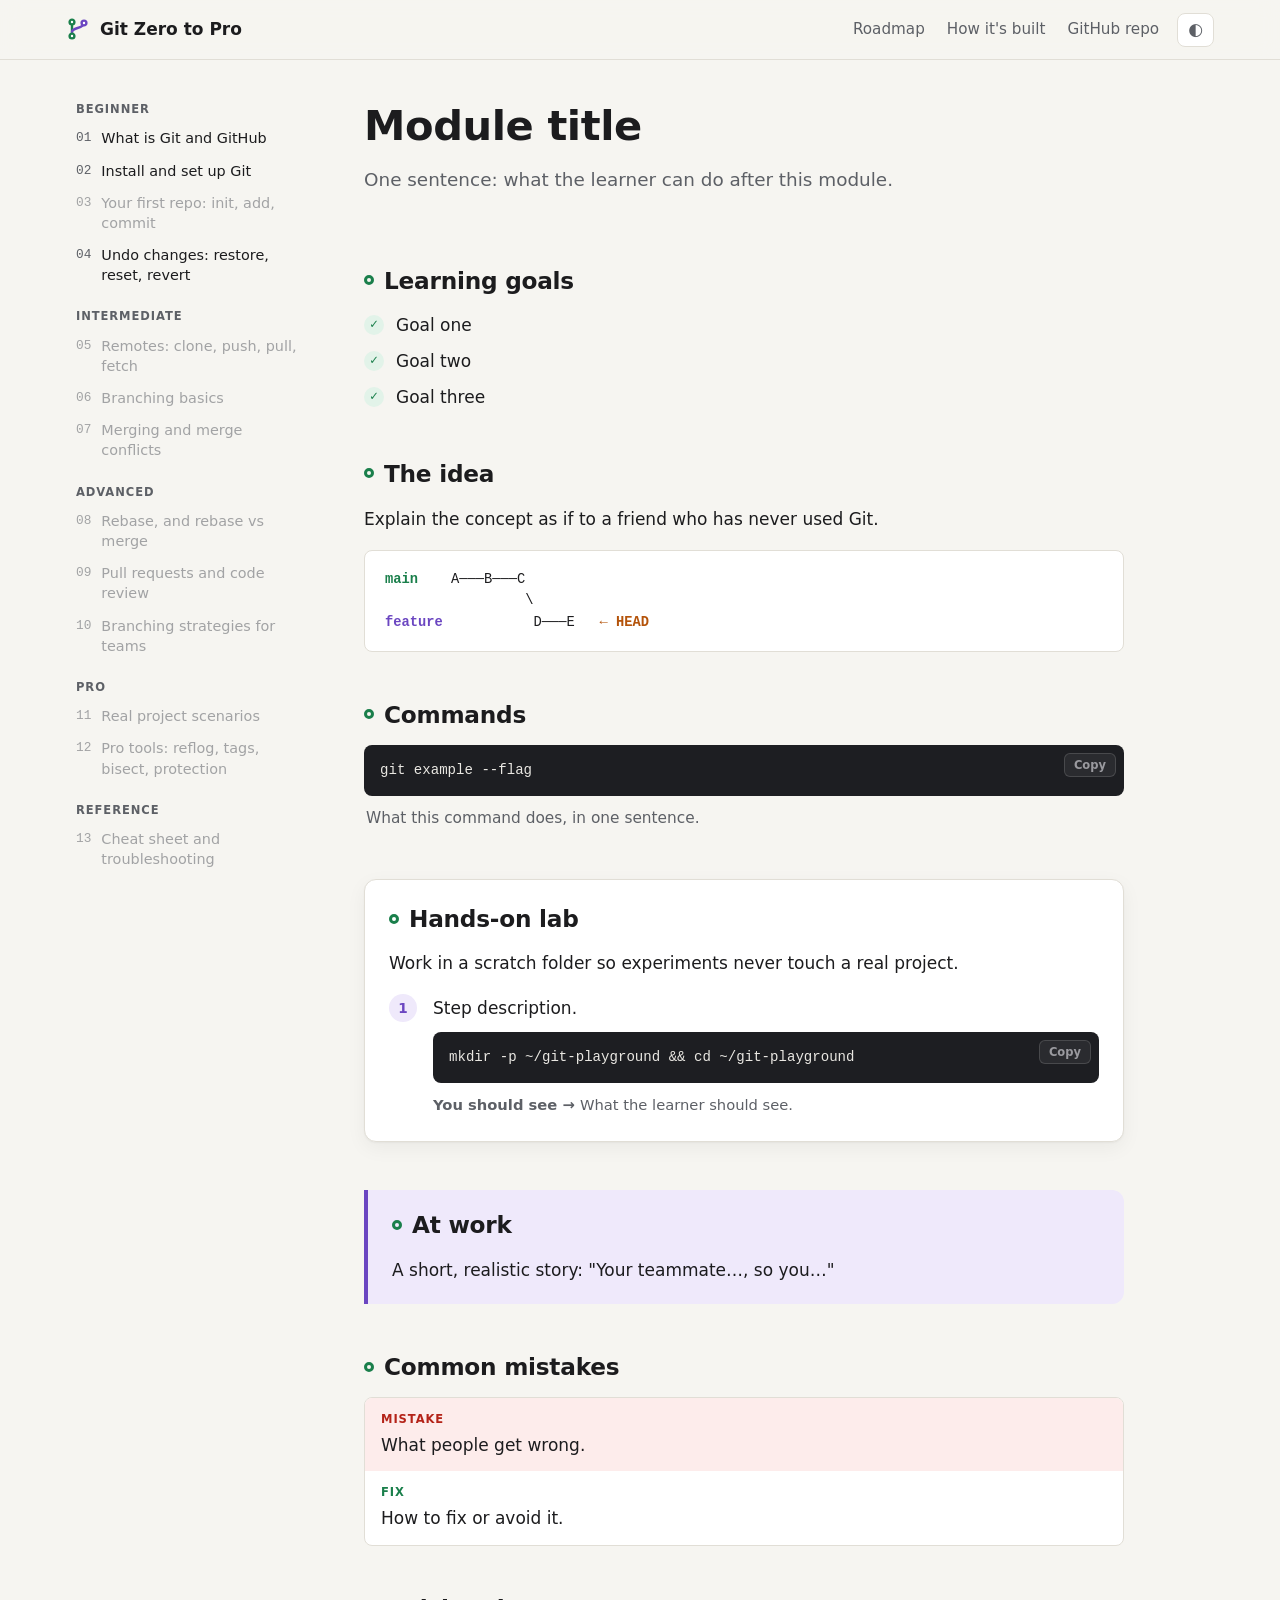
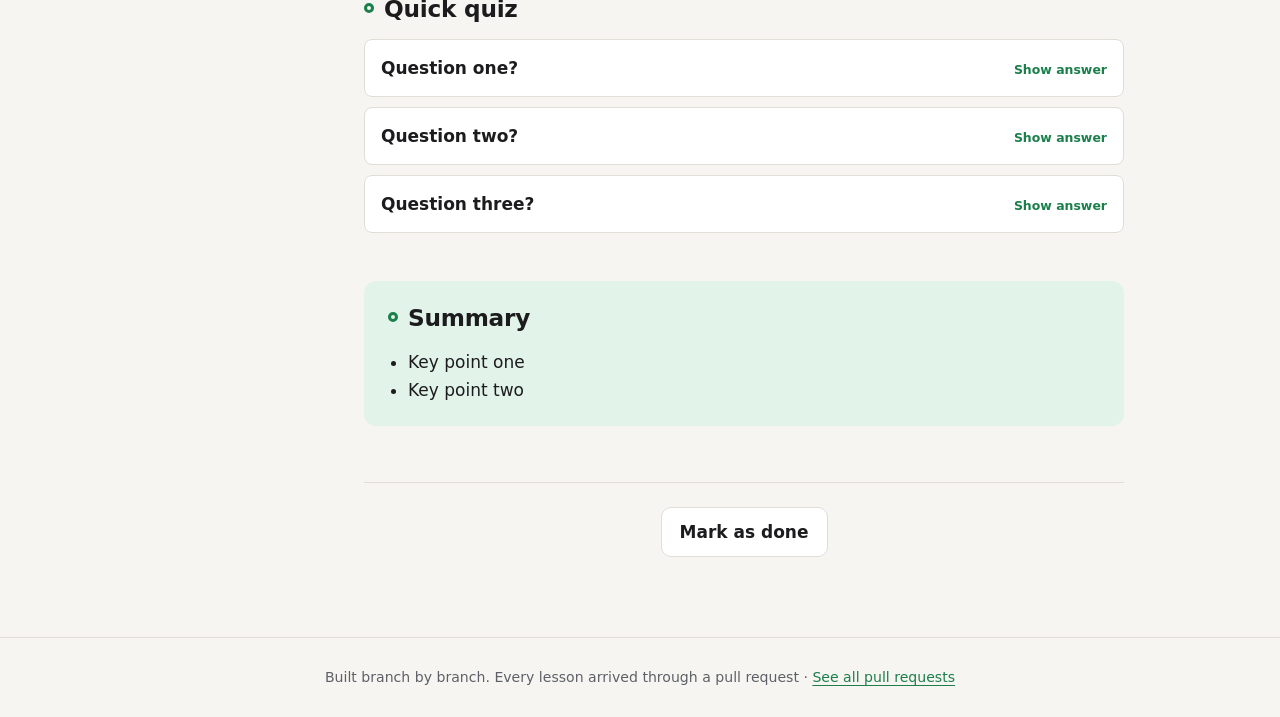
<file: modules/_template.html>
<!doctype html>
<html lang="en">
<head>
  <meta charset="utf-8">
  <meta name="viewport" content="width=device-width, initial-scale=1">
  <!-- 1. Replace NN and the title -->
  <title>NN · Module title · Git Zero to Pro</title>
  <link rel="stylesheet" href="../assets/css/style.css">
  <script>try{var t=localStorage.getItem("gzp-theme");if(t)document.documentElement.setAttribute("data-theme",t)}catch(e){}</script>
</head>
<!--
  MODULE TEMPLATE. Owned by the main model.
  How to use (contributors):
    cp modules/_template.html modules/NN-your-slug.html
  Then:
    - set data-module="NN" below (must match the id in assets/js/modules.js)
    - fill EVERY section, keeping their order, ids and classes
    - delete these instruction comments when done
  Available building blocks (styled by style.css, do not add <style> tags):
    <pre class="cmd"><code>git status</code></pre>      command block (gets a Copy button)
      inside it: <span class="c"># comment</span>        dim comment
                 <span class="o">sample output</span>     output line (not copied)
    <pre class="graph"> ... </pre>                        commit-graph diagram
      inside it: <span class="m">main</span> <span class="b">branch</span> <span class="h">HEAD</span> <span class="d">note</span>
    <p class="tip">...</p>   <p class="warn">...</p>     callouts
    <p class="expect">...</p>                              "You should see →" line in the lab
    <div class="table-wrap"><table>...</table></div>       tables
-->
<body data-root=".." data-module="NN">
  <header class="site-header" id="site-header"></header>

  <div class="layout">
    <aside class="sidebar" id="sidebar"></aside>

    <main class="content">
      <header class="module-header">
        <p class="eyebrow" data-auto></p>           <!-- filled from modules.js -->
        <h1>Module title</h1>
        <p class="lead">One sentence: what the learner can do after this module.</p>
      </header>

      <!-- 2. GOALS: 3–5 concrete outcomes -->
      <section class="goals" id="goals">
        <h2>Learning goals</h2>
        <ul>
          <li>Goal one</li>
          <li>Goal two</li>
          <li>Goal three</li>
        </ul>
      </section>

      <!-- 3. CONCEPT: plain-language explanation + at least one diagram -->
      <section class="concept" id="concept">
        <h2>The idea</h2>
        <p>Explain the concept as if to a friend who has never used Git.</p>
<pre class="graph">
<span class="m">main</span>    A───B───C
                 \
<span class="b">feature</span>           D───E   <span class="h">← HEAD</span>
</pre>
      </section>

      <!-- 4. COMMANDS: each command + one line explaining it -->
      <section class="commands" id="commands">
        <h2>Commands</h2>
        <div class="cmd-item">
<pre class="cmd"><code>git example --flag</code></pre>
          <p>What this command does, in one sentence.</p>
        </div>
      </section>

      <!-- 5. LAB: steps the learner runs in a throwaway folder -->
      <section class="lab" id="lab">
        <h2>Hands-on lab</h2>
        <p>Work in a scratch folder so experiments never touch a real project.</p>
        <ol class="steps">
          <li>
            Step description.
<pre class="cmd"><code>mkdir -p ~/git-playground &amp;&amp; cd ~/git-playground</code></pre>
            <p class="expect">What the learner should see.</p>
          </li>
        </ol>
      </section>

      <!-- 6. AT WORK: how this shows up in a real team -->
      <section class="scenario" id="scenario">
        <h2>At work</h2>
        <p>A short, realistic story: "Your teammate…, so you…"</p>
      </section>

      <!-- 7. MISTAKES: 2–4 common mistakes with fixes -->
      <section class="mistakes" id="mistakes">
        <h2>Common mistakes</h2>
        <div class="mistake">
          <p class="bad">What people get wrong.</p>
          <p class="fix">How to fix or avoid it.</p>
        </div>
      </section>

      <!-- 8. QUIZ: exactly 3 questions -->
      <section class="quiz" id="quiz">
        <h2>Quick quiz</h2>
        <details>
          <summary>Question one?</summary>
          <p>Answer one.</p>
        </details>
        <details>
          <summary>Question two?</summary>
          <p>Answer two.</p>
        </details>
        <details>
          <summary>Question three?</summary>
          <p>Answer three.</p>
        </details>
      </section>

      <!-- 9. SUMMARY: 3–5 bullets -->
      <section class="summary" id="summary">
        <h2>Summary</h2>
        <ul>
          <li>Key point one</li>
          <li>Key point two</li>
        </ul>
      </section>

      <nav class="module-nav" id="module-nav" aria-label="Module navigation"></nav>  <!-- filled by main.js -->
    </main>
  </div>

  <footer class="site-footer" id="site-footer"></footer>
  <script src="../assets/js/main.js?v=2"></script>
</body>
</html>
</file>
<file: assets/css/style.css>
/* =========================================================
   Git Zero to Pro: shared styles
   OWNER: main model. Contributors: do NOT edit this file.
   Need a new style? Ask for it in your PR description.
   ========================================================= */

/* ---------- 1. Design tokens ---------- */
:root {
  --bg: #f6f5f1;
  --surface: #ffffff;
  --surface-2: #efede7;
  --text: #1c1c1e;
  --muted: #5d6066;
  --border: #e1ded6;

  --main: #1a7f4b;          /* the main branch: green */
  --main-soft: #e2f3e9;
  --on-main: #ffffff;
  --branch: #6b46c1;        /* feature branches: purple */
  --branch-soft: #efe9fb;
  --info: #1d5fa8;
  --info-soft: #e5eefa;
  --warn: #b4530a;
  --warn-soft: #fcefe2;
  --bad: #b42318;
  --bad-soft: #fdeceb;

  --code-bg: #1d1e22;
  --code-text: #e9e7e2;
  --code-muted: #9a9a9f;

  --radius: 12px;
  --radius-sm: 8px;
  --shadow: 0 1px 2px rgba(20, 20, 20, .04), 0 6px 20px rgba(20, 20, 20, .05);
  --font: system-ui, -apple-system, "Segoe UI", Roboto, "Helvetica Neue", Arial, sans-serif;
  --mono: ui-monospace, "SF Mono", "JetBrains Mono", "Cascadia Code", Menlo, Consolas, monospace;
  --header-h: 60px;
  color-scheme: light;
}

@media (prefers-color-scheme: dark) {
  :root:not([data-theme="light"]) {
    --bg: #121316;
    --surface: #1a1b1f;
    --surface-2: #24262b;
    --text: #ecebe8;
    --muted: #a2a4aa;
    --border: #2f3137;
    --main: #4cc38a;
    --main-soft: #163225;
    --on-main: #0b1f14;
    --branch: #a78bfa;
    --branch-soft: #261f3b;
    --info: #6ea8fe;
    --info-soft: #172840;
    --warn: #f0a050;
    --warn-soft: #362716;
    --bad: #f97066;
    --bad-soft: #3a1d1b;
    --code-bg: #0c0d0f;
    --shadow: 0 1px 2px rgba(0, 0, 0, .3), 0 6px 20px rgba(0, 0, 0, .25);
    color-scheme: dark;
  }
}

:root[data-theme="dark"] {
  --bg: #121316;
  --surface: #1a1b1f;
  --surface-2: #24262b;
  --text: #ecebe8;
  --muted: #a2a4aa;
  --border: #2f3137;
  --main: #4cc38a;
  --main-soft: #163225;
  --on-main: #0b1f14;
  --branch: #a78bfa;
  --branch-soft: #261f3b;
  --info: #6ea8fe;
  --info-soft: #172840;
  --warn: #f0a050;
  --warn-soft: #362716;
  --bad: #f97066;
  --bad-soft: #3a1d1b;
  --code-bg: #0c0d0f;
  --shadow: 0 1px 2px rgba(0, 0, 0, .3), 0 6px 20px rgba(0, 0, 0, .25);
  color-scheme: dark;
}

/* ---------- 2. Base ---------- */
*, *::before, *::after { box-sizing: border-box; }
html { -webkit-text-size-adjust: 100%; scroll-padding-top: calc(var(--header-h) + 16px); }
body {
  margin: 0;
  background: var(--bg);
  color: var(--text);
  font-family: var(--font);
  font-size: 17px;
  line-height: 1.65;
}
a { color: var(--main); text-underline-offset: 3px; }
a:hover { text-decoration-thickness: 2px; }
h1, h2, h3, h4 { line-height: 1.25; letter-spacing: -0.01em; }
h1 { font-size: clamp(1.9rem, 4vw, 2.6rem); margin: .2em 0 .3em; }
h2 { font-size: 1.45rem; margin: 0 0 .7em; }
h3 { font-size: 1.1rem; margin: 1.4em 0 .4em; }
code { font-family: var(--mono); font-size: .88em; }
:not(pre) > code {
  background: var(--surface-2);
  border: 1px solid var(--border);
  padding: .08em .35em;
  border-radius: 5px;
  overflow-wrap: anywhere;
}
img, svg { max-width: 100%; }
:focus-visible { outline: 2px solid var(--branch); outline-offset: 2px; border-radius: 4px; }
table { width: 100%; border-collapse: collapse; font-size: .95rem; margin: 16px 0; }
th, td { text-align: left; padding: 10px 12px; border-bottom: 1px solid var(--border); vertical-align: top; }
th { font-size: .8rem; text-transform: uppercase; letter-spacing: .06em; color: var(--muted); }
.table-wrap { overflow-x: auto; }

/* ---------- 3. Header & footer ---------- */
.site-header {
  position: sticky; top: 0; z-index: 20;
  height: var(--header-h);
  background: color-mix(in srgb, var(--bg) 88%, transparent);
  backdrop-filter: saturate(1.4) blur(10px);
  -webkit-backdrop-filter: saturate(1.4) blur(10px);
  border-bottom: 1px solid var(--border);
}
.header-inner {
  max-width: 1180px; height: 100%; margin: 0 auto; padding: 0 16px;
  display: flex; align-items: center; gap: 8px;
}
.brand {
  display: flex; align-items: center; gap: 10px;
  font-weight: 700; color: var(--text); text-decoration: none;
  margin-right: auto; white-space: nowrap;
}
.brand svg { width: 24px; height: 24px; flex: none; }
.header-links { display: flex; gap: 2px; }
.header-links a, .icon-btn {
  color: var(--muted); text-decoration: none;
  padding: 6px 10px; border-radius: 8px; font-size: .95rem;
}
.header-links a:hover, .icon-btn:hover { background: var(--surface-2); color: var(--text); }
.icon-btn {
  border: 1px solid var(--border); background: var(--surface);
  cursor: pointer; font: inherit; line-height: 1;
  display: inline-flex; align-items: center; justify-content: center; min-height: 34px;
}
.menu-btn { display: none; }
.site-footer {
  border-top: 1px solid var(--border);
  padding: 28px 16px; text-align: center;
  color: var(--muted); font-size: .88rem;
}

/* ---------- 4. Module page layout ---------- */
.layout {
  max-width: 1180px; margin: 0 auto; padding: 0 16px;
  display: grid; grid-template-columns: 250px minmax(0, 1fr); gap: 48px;
}
.sidebar {
  position: sticky; top: var(--header-h); align-self: start;
  max-height: calc(100vh - var(--header-h)); overflow-y: auto;
  padding: 24px 0;
}
.sidebar h4 {
  font-size: .72rem; text-transform: uppercase; letter-spacing: .08em;
  color: var(--muted); margin: 18px 10px 6px;
}
.sidebar ol { list-style: none; margin: 0; padding: 0; }
.sidebar a, .sidebar .soon {
  display: flex; gap: 10px; padding: 6px 10px; border-radius: 8px;
  font-size: .9rem; line-height: 1.4; text-decoration: none; color: var(--text);
}
.sidebar .num { font-family: var(--mono); color: var(--muted); font-size: .8rem; padding-top: 1px; }
.sidebar a:hover { background: var(--surface-2); }
.sidebar a[aria-current="page"] { background: var(--main-soft); color: var(--main); font-weight: 600; }
.sidebar a[aria-current="page"] .num { color: var(--main); }
.sidebar .soon { color: var(--muted); opacity: .55; cursor: default; }
.sidebar .check { margin-left: auto; color: var(--main); font-weight: 700; }
.content { padding: 32px 0 80px; max-width: 760px; min-width: 0; }

@media (max-width: 900px) {
  .layout { grid-template-columns: minmax(0, 1fr); gap: 0; }
  .menu-btn { display: inline-flex; }
  .sidebar {
    display: none; position: static; max-height: none;
    padding: 8px 0 16px; border-bottom: 1px solid var(--border);
  }
  .layout.nav-open .sidebar { display: block; }
  .header-links { display: none; }
}

/* ---------- 5. Module sections (used by every module page) ---------- */
.module-header { padding-bottom: 4px; }
.eyebrow {
  font-size: .88rem; color: var(--muted); margin: 0;
  display: flex; flex-wrap: wrap; gap: 8px; align-items: center;
}
.lead { font-size: 1.15rem; color: var(--muted); margin-top: 0; }
.content > section { margin-top: 48px; }
.content > section > h2::before {
  content: ""; display: inline-block; width: 10px; height: 10px; border-radius: 50%;
  border: 3px solid var(--main); margin-right: 10px; vertical-align: middle; position: relative; top: -2px;
}

.badge {
  display: inline-block; font-size: .74rem; font-weight: 600; line-height: 1.6;
  padding: 1px 9px; border-radius: 999px; background: var(--surface-2); color: var(--muted);
}
.level-beginner { background: var(--main-soft); color: var(--main); }
.level-intermediate { background: var(--info-soft); color: var(--info); }
.level-advanced { background: var(--branch-soft); color: var(--branch); }
.level-pro { background: var(--warn-soft); color: var(--warn); }
.level-reference { background: var(--surface-2); color: var(--muted); }

/* Goals: checklist */
.goals ul { list-style: none; padding: 0; margin: 0; display: grid; gap: 8px; }
.goals li { padding-left: 32px; position: relative; }
.goals li::before {
  content: "✓"; position: absolute; left: 0; top: 4px;
  width: 20px; height: 20px; border-radius: 50%;
  background: var(--main-soft); color: var(--main);
  font-size: .72rem; font-weight: 700; display: grid; place-items: center;
}

/* Code blocks: <pre class="cmd"><code>...</code></pre> (copy button added by main.js) */
pre { margin: 0; overflow-x: auto; }
.code-wrap { position: relative; margin: 10px 0; }
pre.cmd {
  background: var(--code-bg); color: var(--code-text);
  border-radius: var(--radius-sm); padding: 14px 16px; padding-right: 76px;
  font-family: var(--mono); font-size: .88rem; line-height: 1.6;
}
pre.cmd code { font-size: inherit; }
pre.cmd .c { color: var(--code-muted); }      /* comment inside a command block */
pre.cmd .o { color: #8fd3a8; }                /* sample output line */
.copy-btn {
  position: absolute; top: 8px; right: 8px;
  font: 600 .72rem var(--font); color: var(--code-muted);
  background: rgba(255, 255, 255, .06); border: 1px solid rgba(255, 255, 255, .14);
  border-radius: 6px; padding: 4px 9px; cursor: pointer;
}
.copy-btn:hover { color: var(--code-text); background: rgba(255, 255, 255, .12); }
.copy-btn.copied { color: #4cc38a; border-color: #4cc38a; }

.cmd-item { margin: 0 0 22px; }
.cmd-item > p { margin: 6px 2px 0; color: var(--muted); font-size: .96rem; }

/* Commit graphs: <pre class="graph"> with <span class="m|b|h"> */
pre.graph {
  background: var(--surface); border: 1px solid var(--border); border-radius: var(--radius-sm);
  padding: 18px 20px; margin: 16px 0;
  font-family: var(--mono); font-size: .86rem; line-height: 1.55; color: var(--text);
}
pre.graph .m { color: var(--main); font-weight: 700; }     /* main branch */
pre.graph .b { color: var(--branch); font-weight: 700; }   /* feature branch */
pre.graph .h { color: var(--warn); font-weight: 700; }     /* HEAD / pointer */
pre.graph .d { color: var(--muted); }                      /* dim note */

figure { margin: 20px 0; }
figure.diagram {
  background: var(--surface); border: 1px solid var(--border);
  border-radius: var(--radius); padding: 20px;
}
figcaption { font-size: .88rem; color: var(--muted); margin-top: 10px; }

/* Callouts: <p class="tip"> / <p class="warn"> */
.tip, .warn {
  border-radius: var(--radius-sm); padding: 12px 16px; margin: 16px 0;
  font-size: .96rem; border: 1px solid transparent;
}
.tip { background: var(--info-soft); border-color: color-mix(in srgb, var(--info) 25%, transparent); }
.tip::before { content: "Tip · "; font-weight: 700; color: var(--info); }
.warn { background: var(--warn-soft); border-color: color-mix(in srgb, var(--warn) 25%, transparent); }
.warn::before { content: "Careful · "; font-weight: 700; color: var(--warn); }

/* Lab: <ol class="steps"> */
.lab {
  background: var(--surface); border: 1px solid var(--border);
  border-radius: var(--radius); padding: 24px; box-shadow: var(--shadow);
}
.lab > p:first-of-type { margin-top: 0; }
.steps { counter-reset: step; list-style: none; padding: 0; margin: 0; }
.steps > li { counter-increment: step; position: relative; padding-left: 44px; margin-bottom: 22px; }
.steps > li:last-child { margin-bottom: 0; }
.steps > li::before {
  content: counter(step); position: absolute; left: 0; top: 0;
  width: 28px; height: 28px; border-radius: 50%;
  background: var(--branch-soft); color: var(--branch);
  font-weight: 700; font-size: .85rem; display: grid; place-items: center;
}
.expect { font-size: .92rem; color: var(--muted); margin: 6px 0 0; }
.expect::before { content: "You should see → "; font-weight: 600; }

/* At work */
.scenario {
  border-left: 4px solid var(--branch); background: var(--branch-soft);
  border-radius: 0 var(--radius) var(--radius) 0; padding: 20px 24px;
}
.scenario > :last-child { margin-bottom: 0; }

/* Mistakes: <div class="mistake"><p class="bad">…</p><p class="fix">…</p></div> */
.mistake {
  border: 1px solid var(--border); border-radius: var(--radius-sm);
  background: var(--surface); margin-bottom: 12px; overflow: hidden;
}
.mistake p { margin: 0; padding: 12px 16px; }
.mistake .bad { background: var(--bad-soft); }
.mistake .bad::before, .mistake .fix::before {
  display: block; font-size: .72rem; font-weight: 700;
  text-transform: uppercase; letter-spacing: .08em; margin-bottom: 2px;
}
.mistake .bad::before { content: "Mistake"; color: var(--bad); }
.mistake .fix::before { content: "Fix"; color: var(--main); }
.mistake .code-wrap { margin: 0 16px 14px; }

/* Quiz: <details class="q"><summary>Question</summary><p>Answer</p></details> */
.quiz details {
  border: 1px solid var(--border); border-radius: var(--radius-sm);
  background: var(--surface); margin-bottom: 10px;
}
.quiz summary {
  cursor: pointer; padding: 14px 16px; font-weight: 600;
  list-style: none; display: flex; gap: 12px; align-items: baseline;
}
.quiz summary::-webkit-details-marker { display: none; }
.quiz summary::after {
  content: "Show answer"; margin-left: auto; white-space: nowrap;
  font-size: .78rem; font-weight: 600; color: var(--main);
}
.quiz details[open] summary::after { content: "Hide"; }
.quiz details > :not(summary) { margin: 0; padding: 0 16px 14px; color: var(--muted); }

/* Summary */
.summary { background: var(--main-soft); border-radius: var(--radius); padding: 22px 24px; }
.summary ul { margin: 0; padding-left: 20px; }

/* Prev / done / next (rendered by main.js) */
.module-nav {
  margin-top: 56px; padding-top: 24px; border-top: 1px solid var(--border);
  display: grid; grid-template-columns: 1fr auto 1fr; gap: 12px; align-items: stretch;
}
.module-nav a, .module-nav .placeholder {
  display: flex; flex-direction: column; gap: 2px; padding: 12px 16px;
  border: 1px solid var(--border); border-radius: var(--radius-sm);
  text-decoration: none; color: var(--text); background: var(--surface); font-size: .95rem;
}
.module-nav .placeholder { visibility: hidden; }
.module-nav a:hover { border-color: var(--main); }
.module-nav small { color: var(--muted); font-size: .76rem; }
.module-nav .next { text-align: right; }
.done-btn { align-self: center; }
.done-btn[aria-pressed="true"] { background: var(--main); border-color: var(--main); color: var(--on-main); }
@media (max-width: 600px) {
  .module-nav { grid-template-columns: 1fr 1fr; }
  .module-nav .done-btn { grid-column: 1 / -1; order: -1; justify-self: start; }
}

/* ---------- 6. Home page ---------- */
.page { max-width: 1180px; margin: 0 auto; padding: 0 16px; }
.hero {
  padding: 64px 0 40px;
  display: grid; grid-template-columns: 1.05fr 1fr; gap: 48px; align-items: center;
}
.hero h1 { font-size: clamp(2.1rem, 5vw, 3.3rem); margin-top: 12px; }
.hero .lead { font-size: 1.18rem; }
.hero-actions { display: flex; gap: 12px; flex-wrap: wrap; margin-top: 24px; }
.btn {
  display: inline-flex; align-items: center; gap: 8px;
  padding: 10px 18px; border-radius: 10px; border: 1px solid var(--border);
  background: var(--surface); color: var(--text);
  font: inherit; font-weight: 600; text-decoration: none; cursor: pointer;
}
.btn:hover { border-color: var(--text); }
.btn-primary { background: var(--main); border-color: var(--main); color: var(--on-main); }
.btn-primary:hover { border-color: var(--main); filter: brightness(1.08); }
@media (max-width: 900px) {
  .hero { grid-template-columns: minmax(0, 1fr); padding-top: 36px; gap: 28px; }
}

.diagram-card {
  margin: 0; background: var(--surface); border: 1px solid var(--border);
  border-radius: var(--radius); padding: 20px 20px 16px; box-shadow: var(--shadow);
}
svg.flow { display: block; width: 100%; height: auto; }
svg.flow .line-main { stroke: var(--main); stroke-width: 4; fill: none; stroke-linecap: round; }
svg.flow .line-branch { stroke: var(--branch); stroke-width: 4; fill: none; stroke-linecap: round; }
svg.flow .dot-main { fill: var(--surface); stroke: var(--main); stroke-width: 4; }
svg.flow .dot-branch { fill: var(--surface); stroke: var(--branch); stroke-width: 4; }
svg.flow .dot-merge { fill: var(--main); stroke: var(--main); stroke-width: 4; }
svg.flow text { font-family: var(--mono); font-size: 13px; fill: var(--muted); }
svg.flow .label-main { fill: var(--main); font-weight: 700; }
svg.flow .label-branch { fill: var(--branch); font-weight: 700; }

.section { padding: 48px 0; border-top: 1px solid var(--border); }
.section-head {
  display: flex; justify-content: space-between; align-items: flex-end;
  gap: 16px; flex-wrap: wrap; margin-bottom: 24px;
}
.section-head h2 { margin-bottom: 4px; }
.section-head p { margin: 0; color: var(--muted); }

.flow-steps {
  display: grid; grid-template-columns: repeat(auto-fit, minmax(200px, 1fr)); gap: 14px;
  list-style: none; padding: 0; margin: 0; counter-reset: fs;
}
.flow-steps li {
  background: var(--surface); border: 1px solid var(--border);
  border-radius: var(--radius); padding: 18px; counter-increment: fs;
}
.flow-steps li::before {
  content: counter(fs, decimal-leading-zero);
  font-family: var(--mono); color: var(--branch); font-weight: 700; font-size: .82rem;
}
.flow-steps h3 { margin: 4px 0 6px; font-size: 1.02rem; }
.flow-steps p { margin: 0; color: var(--muted); font-size: .93rem; }

.progress { display: flex; align-items: center; gap: 12px; font-size: .9rem; color: var(--muted); flex-wrap: wrap; }
.progress-bar { width: 180px; height: 8px; border-radius: 99px; background: var(--surface-2); overflow: hidden; }
.progress-bar span { display: block; height: 100%; width: 0; background: var(--main); border-radius: inherit; transition: width .4s; }

.level-group { margin-bottom: 32px; }
.level-group h3 {
  display: flex; align-items: center; gap: 10px; margin: 0 0 12px;
  font-size: .78rem; text-transform: uppercase; letter-spacing: .08em; color: var(--muted);
}
.cards { display: grid; grid-template-columns: repeat(auto-fill, minmax(250px, 1fr)); gap: 14px; }
.card {
  display: flex; flex-direction: column; gap: 6px; min-height: 140px;
  background: var(--surface); border: 1px solid var(--border); border-radius: var(--radius);
  padding: 18px; text-decoration: none; color: var(--text);
  transition: border-color .15s, transform .15s, box-shadow .15s;
}
a.card:hover { border-color: var(--main); transform: translateY(-2px); box-shadow: var(--shadow); }
.card .num { font-family: var(--mono); font-size: .8rem; color: var(--muted); }
.card h4 { margin: 0; font-size: 1.04rem; line-height: 1.35; }
.card .meta {
  margin-top: auto; display: flex; justify-content: space-between; align-items: center;
  gap: 8px; flex-wrap: wrap; font-size: .8rem; color: var(--muted);
}
.card.soon { background: transparent; border-style: dashed; }
.card.soon h4 { color: var(--muted); }
.card .branch-name { font-family: var(--mono); font-size: .76rem; color: var(--branch); overflow-wrap: anywhere; }
.status { font-size: .72rem; font-weight: 600; padding: 2px 8px; border-radius: 99px; white-space: nowrap; }
.status-ready { background: var(--main-soft); color: var(--main); }
.status-soon { background: var(--surface-2); color: var(--muted); }
.status-done { background: var(--main); color: var(--on-main); }

@media (prefers-reduced-motion: reduce) {
  *, *::before, *::after { transition: none !important; }
}
</file>
